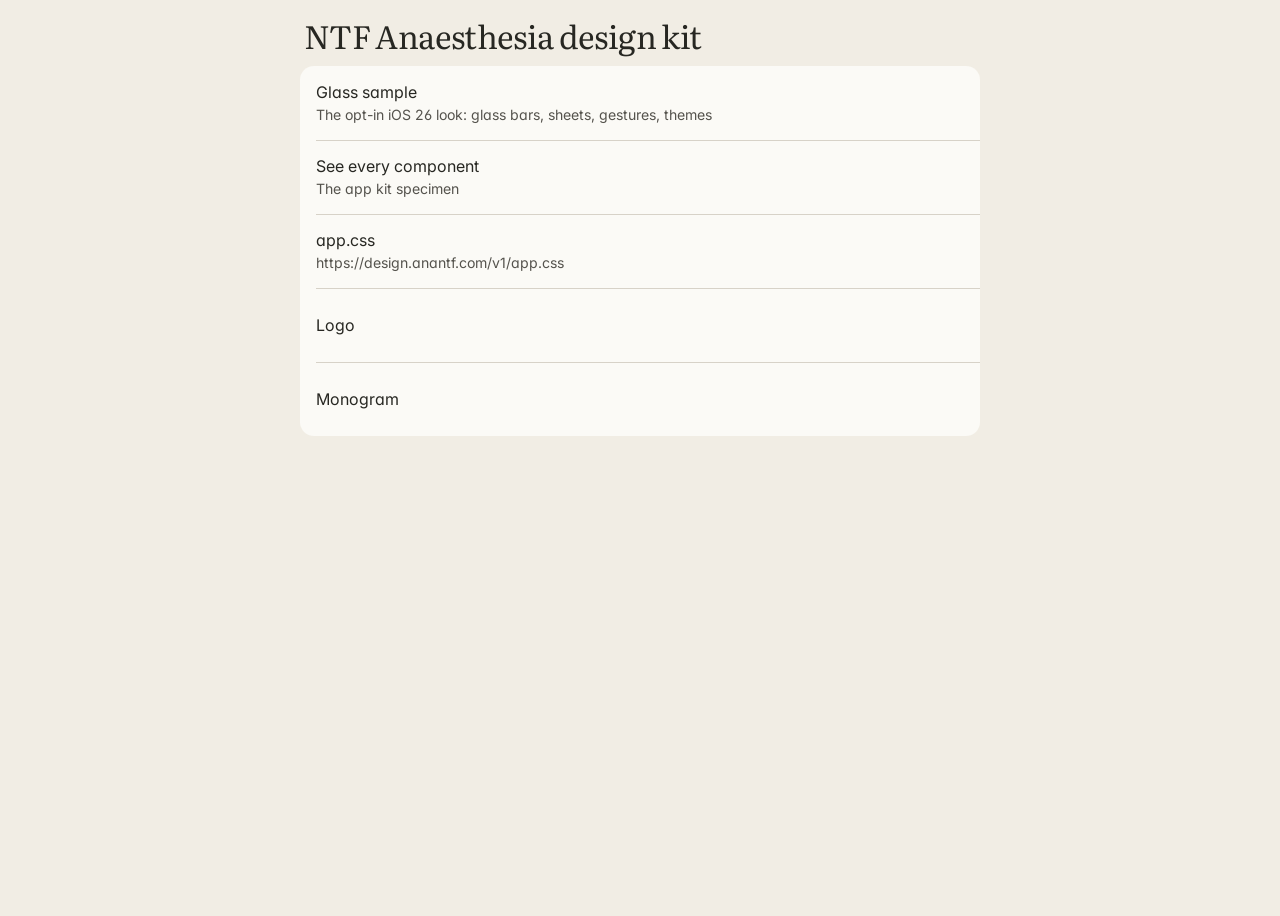
<file: public/index.html>
<!doctype html>
<html lang="en-GB" data-theme="light">
<head>
<meta charset="utf-8">
<meta name="viewport" content="width=device-width, initial-scale=1, viewport-fit=cover">
<meta name="color-scheme" content="light">
<title>NTF Anaesthesia design kit</title>
<link rel="icon" href="v1/monogram.svg" type="image/svg+xml">
<link rel="stylesheet" href="v1/app.css">
</head>
<body class="app-body">
<main class="app-main" id="main">
  <h1 class="app-large-title">NTF Anaesthesia design kit</h1>
  <section class="app-section">
    <ul class="app-list">
      <li><a class="app-row" href="v1/glass-sample"><span class="app-row-body"><span class="app-row-title">Glass sample</span><span class="app-row-sub">The opt-in iOS 26 look: glass bars, sheets, gestures, themes</span></span><span class="app-row-chevron" aria-hidden="true"></span></a></li>
      <li><a class="app-row" href="v1/specimen.html"><span class="app-row-body"><span class="app-row-title">See every component</span><span class="app-row-sub">The app kit specimen</span></span><span class="app-row-chevron" aria-hidden="true"></span></a></li>
      <li><a class="app-row" href="v1/app.css"><span class="app-row-body"><span class="app-row-title">app.css</span><span class="app-row-sub">https://design.anantf.com/v1/app.css</span></span><span class="app-row-chevron" aria-hidden="true"></span></a></li>
      <li><a class="app-row" href="v1/logo.svg"><span class="app-row-body"><span class="app-row-title">Logo</span></span><span class="app-row-chevron" aria-hidden="true"></span></a></li>
      <li><a class="app-row" href="v1/monogram.svg"><span class="app-row-body"><span class="app-row-title">Monogram</span></span><span class="app-row-chevron" aria-hidden="true"></span></a></li>
    </ul>
  </section>
</main>
</body>
</html>
</file>
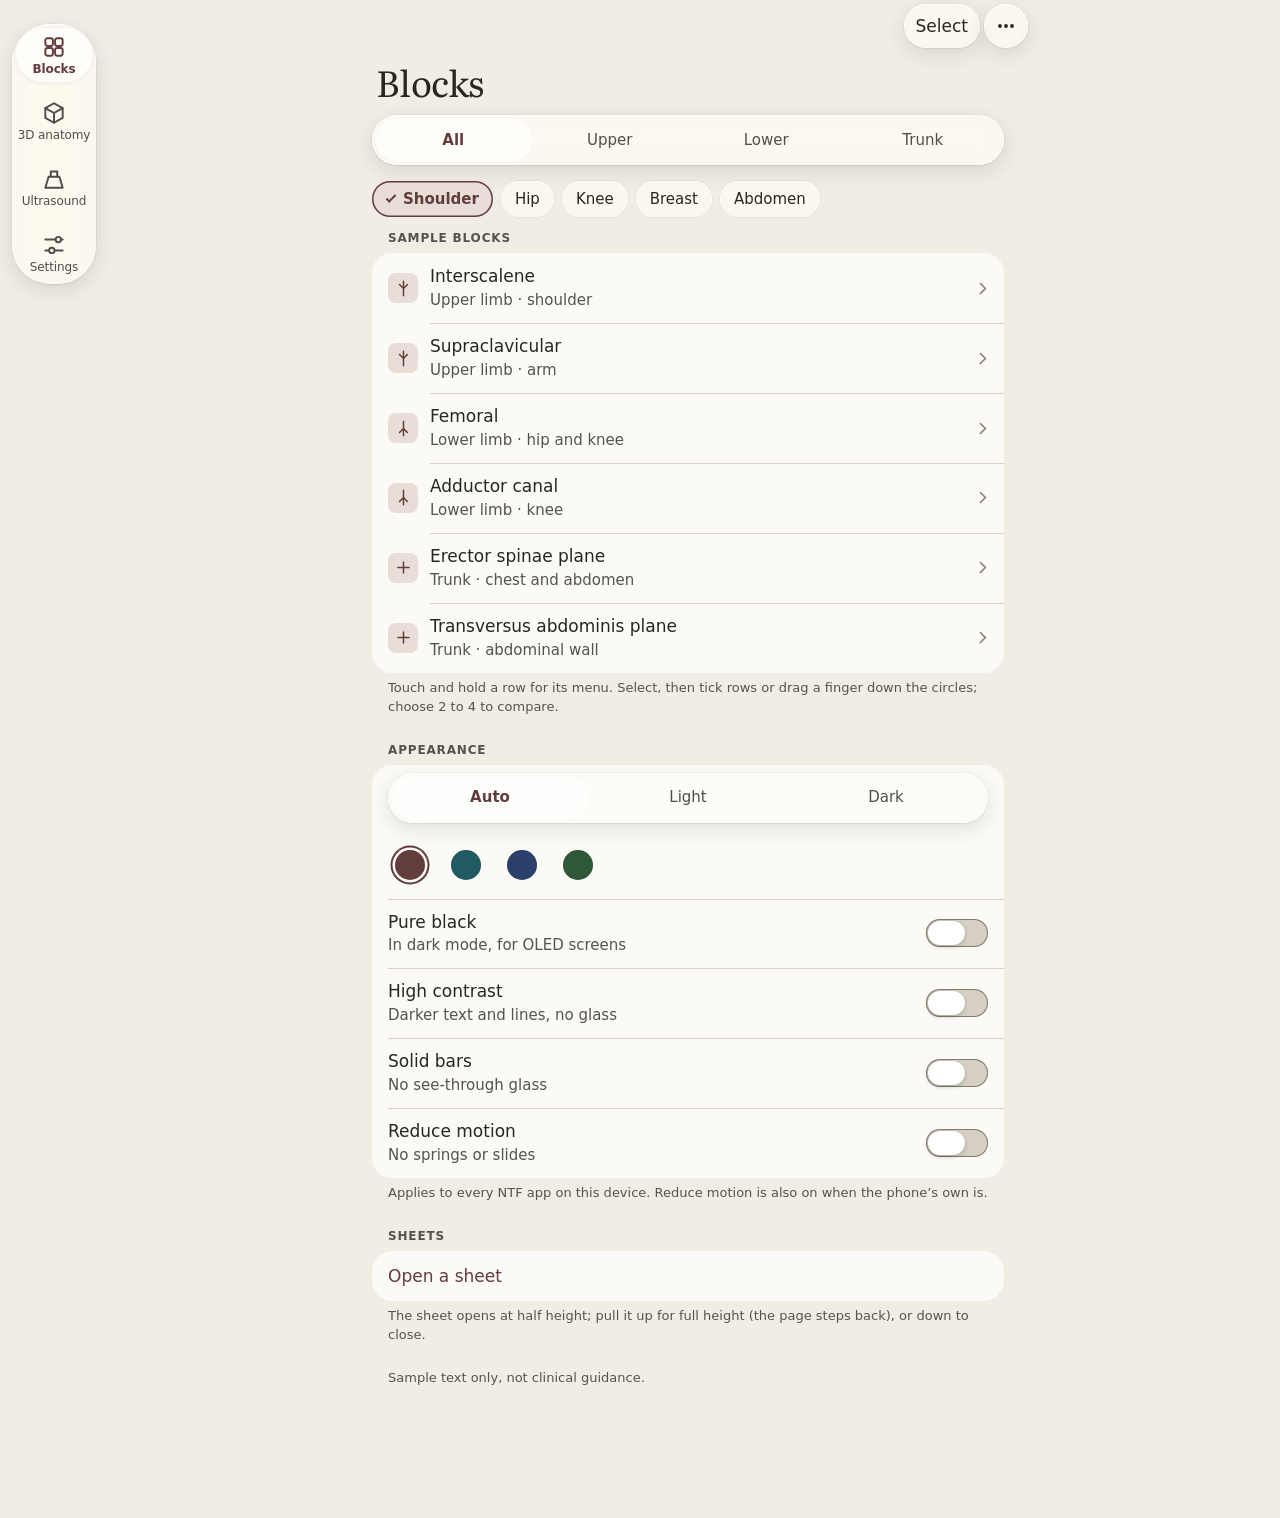
<file: public/v1/glass-sample.html>
<!doctype html>
<html lang="en-GB" class="app app--glass" data-theme="light" data-edge-back="always">
<head>
<meta charset="utf-8">
<meta name="viewport" content="width=device-width, initial-scale=1, viewport-fit=cover">
<meta name="robots" content="noindex, nofollow">
<meta name="color-scheme" content="light">
<meta name="theme-color" content="#f1ede4">
<meta name="apple-mobile-web-app-capable" content="yes">
<meta name="apple-mobile-web-app-status-bar-style" content="default">
<title>Glass sample · NTF Anaesthesia</title>
<meta name="description" content="A sample screen of the opt-in glass layer (glass.css) and gestures (gestures.js) of the NTF app kit.">
<link rel="icon" href="monogram.svg" type="image/svg+xml">
<link rel="stylesheet" href="app.css?v=10">
<link rel="stylesheet" href="glass.css?v=10">
<link rel="stylesheet" href="themes.css?v=10">
<script src="appearance.js?v=10"></script>
<script src="gestures.js?v=10" defer></script>
<style>
  /* sample only: two screens on one page */
  [data-screen][hidden]{display:none}
  .demo-hero{height:148px;margin:0 0 var(--app-s4);border-radius:22px;background:
    radial-gradient(circle at 25% 35%,#e3c9a8 0 18%,transparent 19%),radial-gradient(circle at 70% 60%,#c98d7a 0 22%,transparent 23%),
    linear-gradient(135deg,#633d3c,#8f6a55 55%,#d9c3a5);position:relative;overflow:hidden}
  .demo-hero span{position:absolute;left:16px;bottom:12px;color:#fffaf0;font-size:var(--app-t-subhead);font-weight:600}
  .demo-note{margin:var(--app-s2) var(--app-s4) var(--app-s6);font-size:var(--app-t-footnote);line-height:1.45;color:var(--app-muted)}
</style>
</head>
<body class="app-body app-has-tabbar">
<a class="app-skip" href="#main">Skip to content</a>

<header class="app-bar" id="bar">
  <div class="app-bar-row">
    <div class="app-bar-lead">
      <a class="app-bar-btn app-back" href="#" id="back" hidden><span>Blocks</span></a>
    </div>
    <p class="app-bar-title" aria-hidden="true" id="bar-title">Blocks</p>
    <div class="app-bar-trail">
      <div class="app-bar-group" id="list-actions">
        <button class="app-bar-btn" type="button" data-select-all="#blocks">Select all</button>
        <button class="app-bar-btn" type="button" data-edit-for="#blocks"><span>Select</span></button>
      </div>
      <button class="app-bar-btn" type="button" aria-label="More" data-open-sheet="#about"><svg viewBox="0 0 24 24" fill="none" stroke="currentColor" stroke-width="2" stroke-linecap="round" aria-hidden="true"><circle cx="6" cy="12" r=".9"/><circle cx="12" cy="12" r=".9"/><circle cx="18" cy="12" r=".9"/></svg></button>
    </div>
  </div>
</header>

<main class="app-main" id="main" tabindex="-1">
  <!-- Screen 1: a list -->
  <div data-screen="list">
    <h1 class="app-large-title" id="large-title">Blocks</h1>

    <fieldset class="app-segmented"><legend>Region</legend>
      <label class="app-seg"><input type="radio" name="region" checked><span>All</span></label>
      <label class="app-seg"><input type="radio" name="region"><span>Upper</span></label>
      <label class="app-seg"><input type="radio" name="region"><span>Lower</span></label>
      <label class="app-seg"><input type="radio" name="region"><span>Trunk</span></label>
    </fieldset>

    <div class="app-chips" role="group" aria-label="Operation">
      <button class="app-chip" type="button" aria-pressed="true">Shoulder</button>
      <button class="app-chip" type="button" aria-pressed="false">Hip</button>
      <button class="app-chip" type="button" aria-pressed="false">Knee</button>
      <button class="app-chip" type="button" aria-pressed="false">Breast</button>
      <button class="app-chip" type="button" aria-pressed="false">Abdomen</button>
    </div>

    <section class="app-section" aria-labelledby="h-blocks">
      <h2 class="app-section-header" id="h-blocks">Sample blocks</h2>
      <ul class="app-list" id="blocks" data-select>
        <li><a class="app-row" href="#block/interscalene" data-hold-menu="#row-menu" data-key="interscalene"><span class="app-row-icon" aria-hidden="true"><svg viewBox="0 0 24 24"><path d="M12 3v18M7 7l5 5 5-5"/></svg></span><span class="app-row-body"><span class="app-row-title">Interscalene</span><span class="app-row-sub">Upper limb · shoulder</span></span><span class="app-row-chevron" aria-hidden="true"></span></a></li>
        <li><a class="app-row" href="#block/supraclavicular" data-hold-menu="#row-menu" data-key="supraclavicular"><span class="app-row-icon" aria-hidden="true"><svg viewBox="0 0 24 24"><path d="M12 3v18M7 7l5 5 5-5"/></svg></span><span class="app-row-body"><span class="app-row-title">Supraclavicular</span><span class="app-row-sub">Upper limb · arm</span></span><span class="app-row-chevron" aria-hidden="true"></span></a></li>
        <li><a class="app-row" href="#block/femoral" data-hold-menu="#row-menu" data-key="femoral"><span class="app-row-icon" aria-hidden="true"><svg viewBox="0 0 24 24"><path d="M12 3v18M7 17l5-5 5 5"/></svg></span><span class="app-row-body"><span class="app-row-title">Femoral</span><span class="app-row-sub">Lower limb · hip and knee</span></span><span class="app-row-chevron" aria-hidden="true"></span></a></li>
        <li><a class="app-row" href="#block/adductor-canal" data-hold-menu="#row-menu" data-key="adductor-canal"><span class="app-row-icon" aria-hidden="true"><svg viewBox="0 0 24 24"><path d="M12 3v18M7 17l5-5 5 5"/></svg></span><span class="app-row-body"><span class="app-row-title">Adductor canal</span><span class="app-row-sub">Lower limb · knee</span></span><span class="app-row-chevron" aria-hidden="true"></span></a></li>
        <li><a class="app-row" href="#block/esp" data-hold-menu="#row-menu" data-key="esp"><span class="app-row-icon" aria-hidden="true"><svg viewBox="0 0 24 24"><path d="M5 12h14M12 5v14"/></svg></span><span class="app-row-body"><span class="app-row-title">Erector spinae plane</span><span class="app-row-sub">Trunk · chest and abdomen</span></span><span class="app-row-chevron" aria-hidden="true"></span></a></li>
        <li><a class="app-row" href="#block/tap" data-hold-menu="#row-menu" data-key="tap"><span class="app-row-icon" aria-hidden="true"><svg viewBox="0 0 24 24"><path d="M5 12h14M12 5v14"/></svg></span><span class="app-row-body"><span class="app-row-title">Transversus abdominis plane</span><span class="app-row-sub">Trunk · abdominal wall</span></span><span class="app-row-chevron" aria-hidden="true"></span></a></li>
      </ul>
      <p class="app-section-footer">Touch and hold a row for its menu. Select, then tick rows or drag a finger down the circles; choose 2 to 4 to compare.</p>
    </section>

    <div data-appearance></div>
    <section class="app-section" aria-labelledby="h-look">
      <h2 class="app-section-header" id="h-look">Sheets</h2>
      <ul class="app-list">
        <li><button class="app-row app-row--action" type="button" data-open-sheet="#about"><span class="app-row-body"><span class="app-row-title">Open a sheet</span></span></button></li>
      </ul>
      <p class="app-section-footer">The sheet opens at half height; pull it up for full height (the page steps back), or down to close.</p>
    </section>
    <p class="demo-note">Sample text only, not clinical guidance.</p>
  </div>

  <!-- Screen 2: a pushed screen -->
  <div data-screen="detail" hidden>
    <h1 class="app-large-title" id="detail-title">Interscalene</h1>
    <div class="demo-hero" aria-hidden="true"><span>Glass over an image</span></div>
    <div class="app-btn-row">
      <button class="app-btn app-btn--primary" type="button" data-toast="Saved for later">Save</button>
      <button class="app-btn app-btn--glass" type="button" data-toast="Link copied">Copy link</button>
    </div>
    <section class="app-section" aria-labelledby="h-at">
      <h2 class="app-section-header" id="h-at">At a glance</h2>
      <ul class="app-list">
        <li><div class="app-row"><span class="app-row-body"><span class="app-row-title">Region</span></span><span class="app-row-value" id="d-region">Upper limb</span></div></li>
        <li><div class="app-row"><span class="app-row-body"><span class="app-row-title">Level</span></span><span class="app-row-value">Resident</span></div></li>
      </ul>
      <p class="app-section-footer">Swipe from the left edge to go back (in the sample this works in any browser; in an app only in the iPhone home-screen app).</p>
    </section>
    <p class="app-text">A pushed screen slides in from the right and the list shifts left. Scroll down: the title moves into the bar and the content fades under the glass buttons.</p>
    <p class="app-text">More text, so the page scrolls under the bar and the tab bar. Scrolling down shrinks the tab bar to the current tab; scrolling up brings it back.</p>
    <p class="app-text">The glass is a tinted blur with a light rim. With Solid bars on (or Reduce Transparency or Increase Contrast where the browser reports them), every glass surface becomes solid paper with the same shapes.</p>
    <p class="app-text">Rows, cards and text stay solid: glass is only for controls that float over the content.</p>
    <p class="demo-note">Sample text only, not clinical guidance.</p>
  </div>
</main>

<nav class="app-tabbar" aria-label="Sections" data-minimise>
  <div class="app-tabbar-inner">
    <a class="app-tab" href="#" aria-current="page"><span class="app-tab-icon" aria-hidden="true"><svg viewBox="0 0 24 24"><rect x="4" y="4" width="7" height="7" rx="2"/><rect x="13" y="4" width="7" height="7" rx="2"/><rect x="4" y="13" width="7" height="7" rx="2"/><rect x="13" y="13" width="7" height="7" rx="2"/></svg></span>Blocks</a>
    <a class="app-tab" href="#"><span class="app-tab-icon" aria-hidden="true"><svg viewBox="0 0 24 24"><path d="M12 3l8 4.5v9L12 21l-8-4.5v-9z"/><path d="M12 12l8-4.5M12 12v9M12 12L4 7.5"/></svg></span>3D anatomy</a>
    <a class="app-tab" href="#"><span class="app-tab-icon" aria-hidden="true"><svg viewBox="0 0 24 24"><path d="M4 20l3-10h10l3 10z"/><path d="M9 10V5h6v5"/></svg></span>Ultrasound</a>
    <a class="app-tab" href="#"><span class="app-tab-icon" aria-hidden="true"><svg viewBox="0 0 24 24"><path d="M4 7h9M19 7h1M4 17h3M13 17h7"/><circle cx="16" cy="7" r="2.5"/><circle cx="10" cy="17" r="2.5"/></svg></span>Settings</a>
  </div>
  <button class="app-tabbar-search" type="button" aria-label="Search" data-toast="Search would open here"><svg viewBox="0 0 24 24" aria-hidden="true"><circle cx="11" cy="11" r="6.5"/><path d="M16 16l4 4"/></svg></button>
</nav>

<!-- Edit mode toolbar: takes the tab bar's place -->
<div class="app-toolbar" data-select-toolbar="#blocks" hidden>
  <div class="app-toolbar-inner">
    <button class="app-btn" type="button" data-needs="1" data-toast="Shared">Share</button>
    <span class="app-toolbar-count" data-select-count="#blocks">Select items</span>
    <button class="app-btn" type="button" data-needs="2-4" id="compare-btn">Compare</button>
  </div>
</div>

<!-- Touch-and-hold menu for a row -->
<template id="row-menu">
  <button class="app-menu-item" data-action="open"><span>Open</span><svg viewBox="0 0 24 24" aria-hidden="true"><path d="M9 6l6 6-6 6"/></svg></button>
  <button class="app-menu-item" data-action="select"><span>Select</span><svg viewBox="0 0 24 24" aria-hidden="true"><circle cx="12" cy="12" r="8"/><path d="M8.5 12.5l2.4 2.4 4.6-5"/></svg></button>
  <div class="app-menu-sep" role="separator"></div>
  <button class="app-menu-item" data-action="copy"><span>Copy link</span><svg viewBox="0 0 24 24" aria-hidden="true"><path d="M10 14a4 4 0 0 0 5.7 0l3-3a4 4 0 0 0-5.7-5.7l-1 1M14 10a4 4 0 0 0-5.7 0l-3 3a4 4 0 0 0 5.7 5.7l1-1"/></svg></button>
  <button class="app-menu-item" data-action="share"><span>Share</span><svg viewBox="0 0 24 24" aria-hidden="true"><path d="M12 15V4M8 8l4-4 4 4M5 13v6h14v-6"/></svg></button>
</template>

<!-- A sheet with two heights -->
<dialog class="app-sheet" id="about" data-detents="medium large" aria-labelledby="about-title">
  <span class="app-sheet-grabber"></span>
  <div class="app-sheet-head">
    <span></span>
    <h2 class="app-sheet-title" id="about-title">About this sample</h2>
    <button class="app-bar-btn" type="button" data-close aria-label="Close"><svg viewBox="0 0 24 24" fill="none" stroke="currentColor" stroke-width="2" stroke-linecap="round" aria-hidden="true"><path d="M7 7l10 10M17 7L7 17"/></svg></button>
  </div>
  <div class="app-sheet-body">
    <p class="app-text">The kit's glass layer (glass.css) and gestures (gestures.js), switched on with <span class="app-mono">class="app app--glass"</span>. Apps that load app.css alone do not change.</p>
    <ul class="app-list">
      <li><div class="app-row"><span class="app-row-body"><span class="app-row-title">Interface font</span></span><span class="app-row-value">System</span></div></li>
      <li><div class="app-row"><span class="app-row-body"><span class="app-row-title">Titles</span></span><span class="app-row-value">Literata</span></div></li>
      <li><div class="app-row"><span class="app-row-body"><span class="app-row-title">Motion</span></span><span class="app-row-value">Springs</span></div></li>
    </ul>
    <p class="app-text" style="margin-top:16px">Pull the grabber or the content up (or tap the grabber) for full height. Drag down, flick down, tap outside or press Escape to close; Back closes it too.</p>
  </div>
</dialog>

<!-- Compare -->
<dialog class="app-sheet" id="compare" data-detents="large medium" aria-labelledby="compare-title">
  <span class="app-sheet-grabber"></span>
  <div class="app-sheet-head">
    <span></span>
    <h2 class="app-sheet-title" id="compare-title">Compare</h2>
    <button class="app-bar-btn" type="button" data-close><span>Done</span></button>
  </div>
  <div class="app-sheet-body"><div class="app-compare" id="compare-cols"></div></div>
</dialog>

<div class="app-toast" id="toast" role="status" aria-live="polite"><span class="app-toast-text" id="toast-text"></span></div>

<script>
// Sample only: made-up rows, two screens on one page with hash routes.
var DATA = {
  interscalene: ['Interscalene', 'Upper limb', 'Shoulder and upper arm', 'Supine, head turned away'],
  supraclavicular: ['Supraclavicular', 'Upper limb', 'Arm, below the shoulder', 'Supine, head turned away'],
  femoral: ['Femoral', 'Lower limb', 'Front of the thigh, knee', 'Supine'],
  'adductor-canal': ['Adductor canal', 'Lower limb', 'Knee, inner leg', 'Supine, leg turned out'],
  esp: ['Erector spinae plane', 'Trunk', 'Chest or abdominal wall', 'Sitting or on the side'],
  tap: ['Transversus abdominis plane', 'Trunk', 'Lower abdominal wall', 'Supine']
};
var toast = document.getElementById('toast'), toastText = document.getElementById('toast-text'), tt;
function say(msg) { toastText.textContent = msg; toast.classList.add('is-visible'); clearTimeout(tt); tt = setTimeout(function () { toast.classList.remove('is-visible'); }, 2500); }
document.addEventListener('click', function (e) { var b = e.target.closest('[data-toast]'); if (b && !b.disabled) say(b.getAttribute('data-toast')); });
document.querySelectorAll('.app-chip').forEach(function (c) { c.addEventListener('click', function () { c.setAttribute('aria-pressed', c.getAttribute('aria-pressed') === 'true' ? 'false' : 'true'); }); });

// hold menu actions
document.addEventListener('app-menu', function (e) {
  var row = e.target, a = e.detail.action;
  if (a === 'open') location.hash = row.getAttribute('href');
  else if (a === 'select') document.getElementById('blocks').dispatchEvent(new CustomEvent('app-edit', { detail: { row: row } }));
  else say(a === 'copy' ? 'Link copied' : 'Shared');
});

// compare 2 to 4
document.getElementById('compare-btn').addEventListener('click', function () {
  var cols = document.getElementById('compare-cols'); cols.textContent = '';
  document.querySelectorAll('#blocks .app-row[aria-checked="true"]').forEach(function (r) {
    var d = DATA[r.getAttribute('data-key')], c = document.createElement('article');
    c.className = 'app-compare-col';
    c.innerHTML = '<h3 class="app-compare-title"></h3><dl><dt>Region</dt><dd></dd><dt>Covers</dt><dd></dd><dt>Position</dt><dd></dd></dl>';
    c.querySelector('h3').textContent = d[0];
    var dd = c.querySelectorAll('dd'); dd[0].textContent = d[1]; dd[1].textContent = d[2]; dd[2].textContent = d[3];
    cols.appendChild(c);
  });
  NTFApp.openSheet(document.getElementById('compare'));
});

// two screens: push and pop with a view transition
var bar = document.getElementById('bar'), back = document.getElementById('back'), actions = document.getElementById('list-actions');
function show() {
  var m = location.hash.match(/^#block\/(.+)$/), d = m && DATA[m[1]];
  document.querySelector('[data-screen="list"]').hidden = !!d;
  document.querySelector('[data-screen="detail"]').hidden = !d;
  back.hidden = !d; actions.hidden = !!d;
  if (d) { document.getElementById('detail-title').textContent = d[0]; document.getElementById('d-region').textContent = d[1]; }
  document.getElementById('bar-title').textContent = d ? d[0] : 'Blocks';
  scrollTo(0, 0);
  NTFApp.watchTitle(document.getElementById(d ? 'detail-title' : 'large-title'));
}
var root = document.documentElement, shown = location.hash;
addEventListener('hashchange', function () {
  if (location.hash === shown) return;   // a sheet's history step, not a screen change
  shown = location.hash;
  var swiped = root.getAttribute('data-nav') === 'none';   // the edge swipe already moved the page
  root.setAttribute('data-nav', /^#block\//.test(location.hash) ? 'push' : 'pop');
  if (document.startViewTransition && !swiped) document.startViewTransition(show); else show();
});
back.addEventListener('click', function (e) { e.preventDefault(); if (history.length > 1 && /^#block\//.test(location.hash)) history.back(); else location.hash = ''; });
document.addEventListener('DOMContentLoaded', show);
</script>
</body>
</html>
</file>
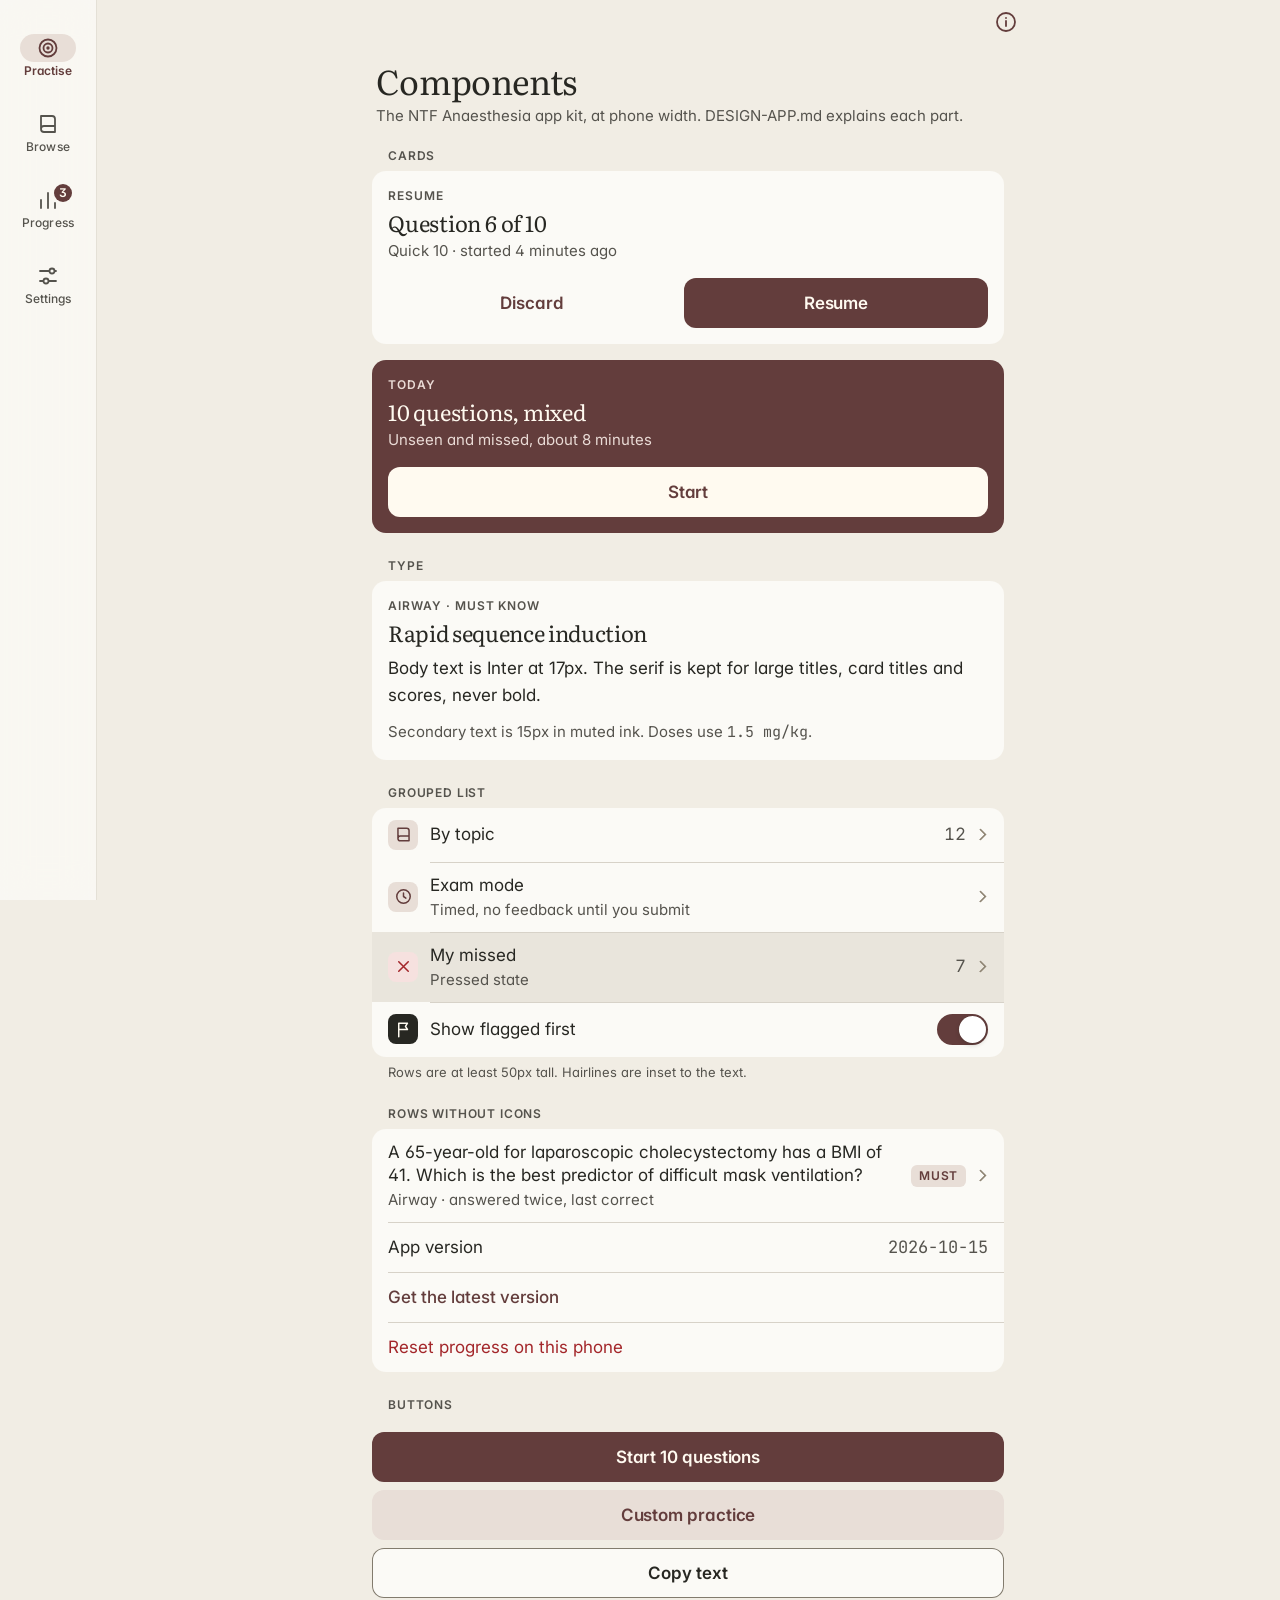
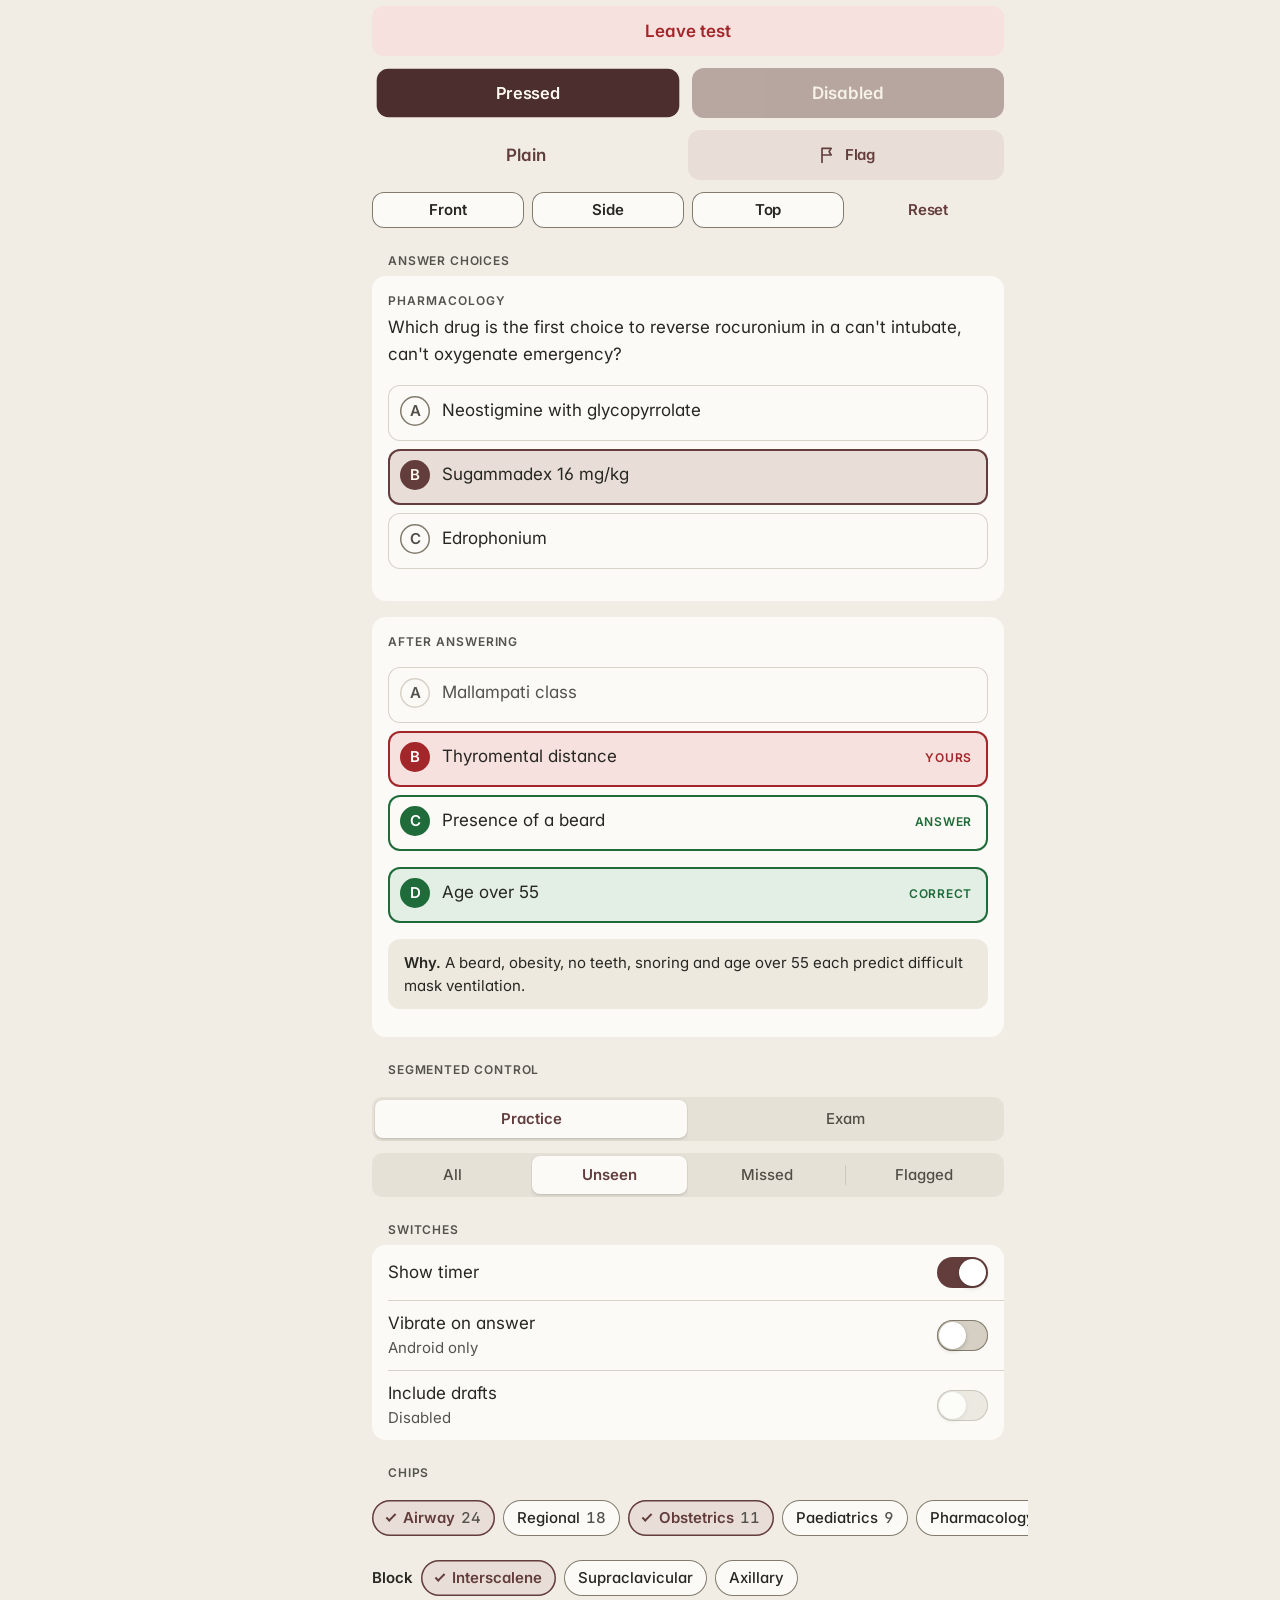
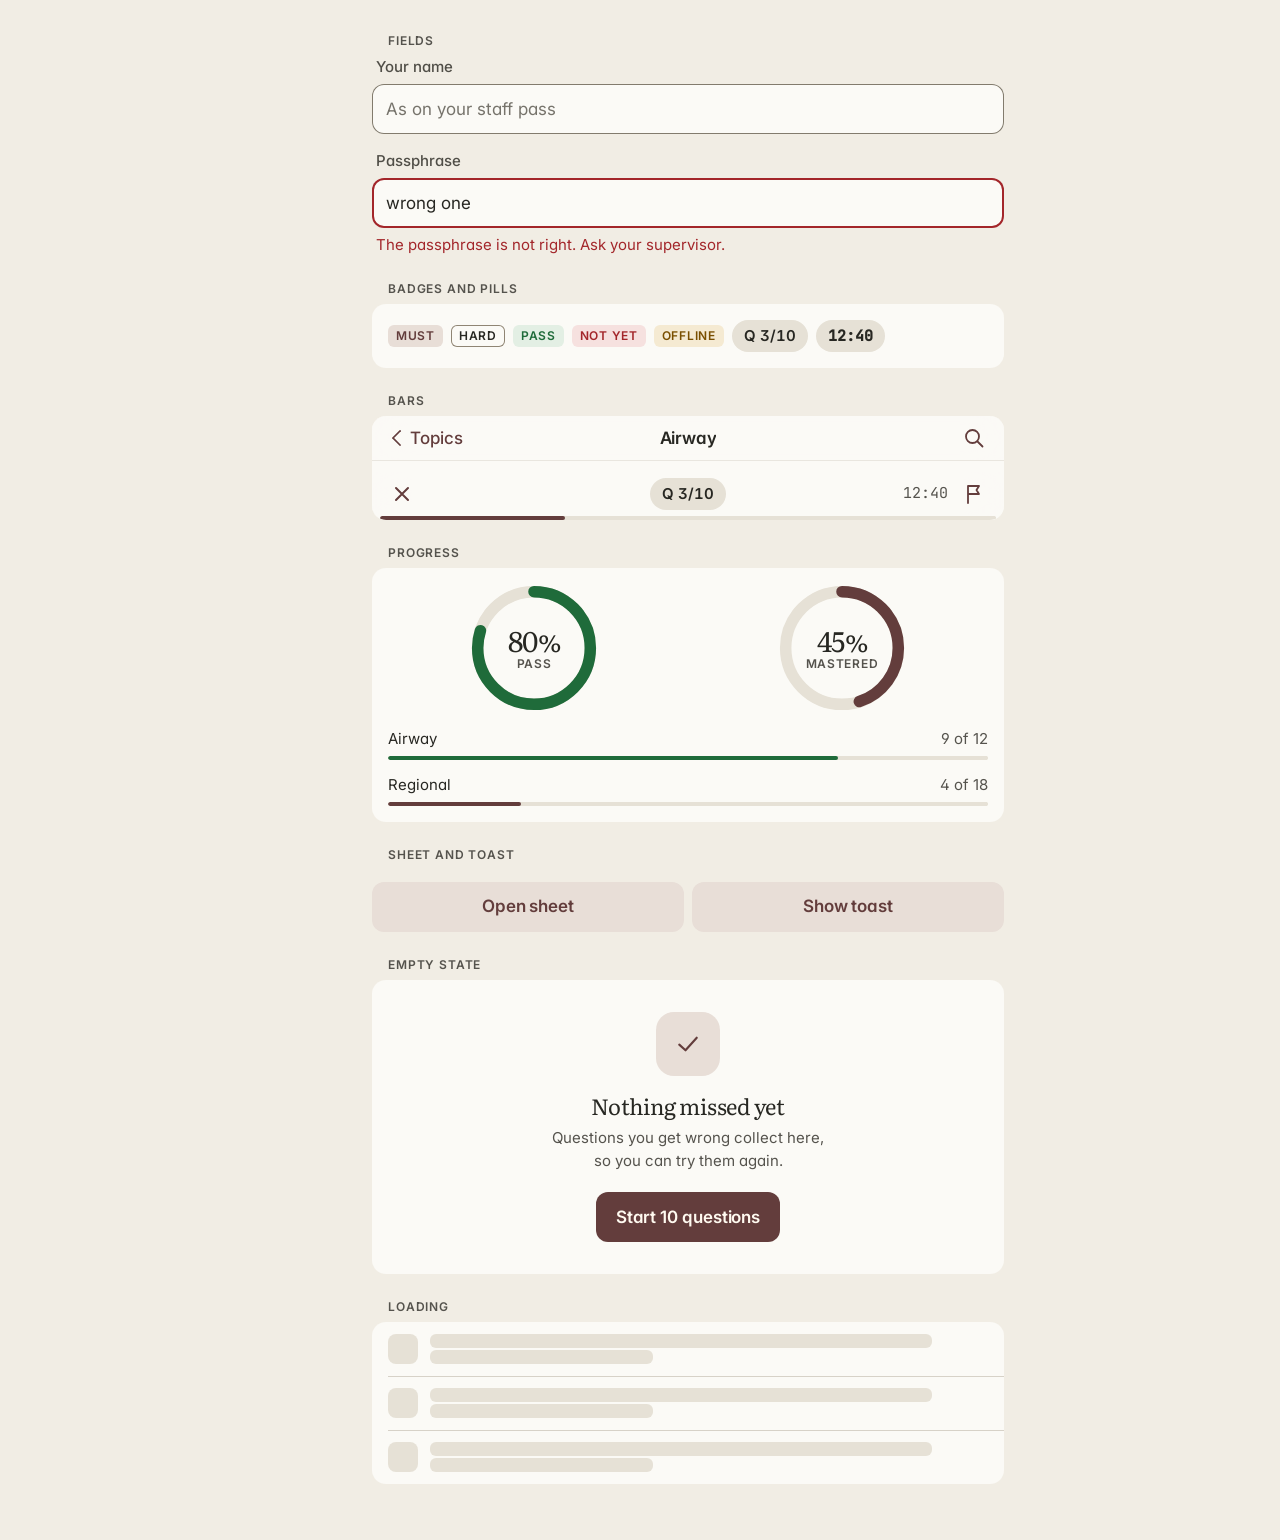
<file: public/v1/specimen.html>
<!doctype html>
<html lang="en-GB" class="app" data-theme="light">
<head>
<meta charset="utf-8">
<meta name="viewport" content="width=device-width, initial-scale=1, viewport-fit=cover">
<meta name="robots" content="noindex, nofollow">
<meta name="color-scheme" content="light">
<meta name="theme-color" content="#f1ede4">
<title>App kit specimen · NTF Anaesthesia</title>
<meta name="description" content="Every component of the NTF Anaesthesia phone-app kit (assets/app/app.css) in its states.">
<link rel="icon" href="monogram.svg" type="image/svg+xml">
<link rel="stylesheet" href="app.css">
</head>
<body class="app-body app-has-tabbar">
<a class="app-skip" href="#main">Skip to content</a>

<header class="app-bar" id="bar">
  <div class="app-bar-row">
    <div class="app-bar-lead"></div>
    <p class="app-bar-title" aria-hidden="true">Components</p>
    <div class="app-bar-trail">
      <button class="app-bar-btn" type="button" aria-label="About this kit" data-open="sheet"><svg viewBox="0 0 24 24" fill="none" stroke="currentColor" stroke-width="1.8" stroke-linecap="round" aria-hidden="true"><circle cx="12" cy="12" r="9"/><path d="M12 11v5M12 8h.01"/></svg></button>
    </div>
  </div>
</header>

<main class="app-main" id="main" tabindex="-1">
  <h1 class="app-large-title" id="large-title">Components</h1>
  <p class="app-large-sub">The NTF Anaesthesia app kit, at phone width. DESIGN-APP.md explains each part.</p>

  <!-- Cards -->
  <section class="app-section" aria-labelledby="h-cards">
    <h2 class="app-section-header" id="h-cards">Cards</h2>
    <div class="app-card">
      <p class="app-kicker">Resume</p>
      <p class="app-card-title">Question 6 of 10</p>
      <p class="app-small app-muted" style="margin:0">Quick 10 · started 4 minutes ago</p>
      <div class="app-card-actions">
        <button class="app-btn app-btn--plain" type="button">Discard</button>
        <button class="app-btn app-btn--primary" type="button">Resume</button>
      </div>
    </div>
    <div class="app-card app-card--accent">
      <p class="app-kicker">Today</p>
      <p class="app-card-title">10 questions, mixed</p>
      <p class="app-small app-muted" style="margin:0">Unseen and missed, about 8 minutes</p>
      <div class="app-card-actions"><button class="app-btn app-btn--primary" type="button" data-toast="Starting 10 questions">Start</button></div>
    </div>
  </section>

  <!-- Typography -->
  <section class="app-section" aria-labelledby="h-type">
    <h2 class="app-section-header" id="h-type">Type</h2>
    <div class="app-card">
      <p class="app-kicker">Airway · Must know</p>
      <h3 class="app-h2" style="margin-top:0">Rapid sequence induction</h3>
      <p class="app-text">Body text is Inter at 17px. The serif is kept for large titles, card titles and scores, never bold.</p>
      <p class="app-small app-muted" style="margin:0">Secondary text is 15px in muted ink. Doses use <span class="app-mono">1.5 mg/kg</span>.</p>
    </div>
  </section>

  <!-- Grouped list -->
  <section class="app-section" aria-labelledby="h-list">
    <h2 class="app-section-header" id="h-list">Grouped list</h2>
    <ul class="app-list">
      <li><a class="app-row" href="#h-list"><span class="app-row-icon" aria-hidden="true"><svg viewBox="0 0 24 24"><path d="M5 4h11a3 3 0 0 1 3 3v13H8a3 3 0 0 1-3-3zM5 17a3 3 0 0 1 3-3h11"/></svg></span><span class="app-row-body"><span class="app-row-title">By topic</span></span><span class="app-row-value">12</span><span class="app-row-chevron" aria-hidden="true"></span></a></li>
      <li><a class="app-row" href="#h-list"><span class="app-row-icon" aria-hidden="true"><svg viewBox="0 0 24 24"><circle cx="12" cy="12" r="8.5"/><path d="M12 7.5V12l3 2"/></svg></span><span class="app-row-body"><span class="app-row-title">Exam mode</span><span class="app-row-sub">Timed, no feedback until you submit</span></span><span class="app-row-chevron" aria-hidden="true"></span></a></li>
      <li><a class="app-row is-pressed" href="#h-list"><span class="app-row-icon app-row-icon--bad" aria-hidden="true"><svg viewBox="0 0 24 24"><path d="M6 6l12 12M18 6 6 18"/></svg></span><span class="app-row-body"><span class="app-row-title">My missed</span><span class="app-row-sub">Pressed state</span></span><span class="app-row-value">7</span><span class="app-row-chevron" aria-hidden="true"></span></a></li>
      <li><label class="app-row"><span class="app-row-icon app-row-icon--ink" aria-hidden="true"><svg viewBox="0 0 24 24"><path d="M6 21V4M6 4h11l-2.5 4L17 12H6"/></svg></span><span class="app-row-body"><span class="app-row-title">Show flagged first</span></span><input class="app-switch" type="checkbox" role="switch" checked></label></li>
    </ul>
    <p class="app-section-footer">Rows are at least 50px tall. Hairlines are inset to the text.</p>
  </section>

  <section class="app-section" aria-labelledby="h-rows">
    <h2 class="app-section-header" id="h-rows">Rows without icons</h2>
    <ul class="app-list">
      <li><a class="app-row" href="#h-rows"><span class="app-row-body"><span class="app-row-title">A 65-year-old for laparoscopic cholecystectomy has a BMI of 41. Which is the best predictor of difficult mask ventilation?</span><span class="app-row-sub app-row-sub--clamp">Airway · answered twice, last correct</span></span><span class="app-badge">Must</span><span class="app-row-chevron" aria-hidden="true"></span></a></li>
      <li><div class="app-row"><span class="app-row-body"><span class="app-row-title">App version</span></span><span class="app-row-value app-mono">2026-10-15</span></div></li>
      <li><button class="app-row app-row--action" type="button" data-toast="Checking for a new version"><span class="app-row-body"><span class="app-row-title">Get the latest version</span></span></button></li>
      <li><button class="app-row app-row--danger" type="button" data-toast="Progress kept. This is a demo"><span class="app-row-body"><span class="app-row-title">Reset progress on this phone</span></span></button></li>
    </ul>
  </section>

  <!-- Buttons -->
  <section class="app-section" aria-labelledby="h-btn">
    <h2 class="app-section-header" id="h-btn">Buttons</h2>
    <div class="app-btn-stack">
      <button class="app-btn app-btn--primary app-btn--block" type="button">Start 10 questions</button>
      <button class="app-btn app-btn--secondary app-btn--block" type="button">Custom practice</button>
      <button class="app-btn app-btn--outline app-btn--block" type="button">Copy text</button>
      <button class="app-btn app-btn--danger app-btn--block" type="button">Leave test</button>
    </div>
    <div class="app-btn-row">
      <button class="app-btn app-btn--primary is-pressed" type="button">Pressed</button>
      <button class="app-btn app-btn--primary" type="button" disabled>Disabled</button>
    </div>
    <div class="app-btn-row">
      <button class="app-btn app-btn--plain" type="button">Plain</button>
      <button class="app-btn app-btn--secondary app-btn--compact" type="button"><svg viewBox="0 0 24 24" aria-hidden="true"><path d="M6 21V4M6 4h11l-2.5 4L17 12H6"/></svg>Flag</button>
    </div>
    <div class="app-btn-row" role="toolbar" aria-label="Small toolbar buttons">
      <button class="app-btn app-btn--outline app-btn--small" type="button">Front</button>
      <button class="app-btn app-btn--outline app-btn--small" type="button">Side</button>
      <button class="app-btn app-btn--outline app-btn--small" type="button">Top</button>
      <button class="app-btn app-btn--plain app-btn--small" type="button">Reset</button>
    </div>
  </section>

  <!-- Choices -->
  <section class="app-section" aria-labelledby="h-choice">
    <h2 class="app-section-header" id="h-choice">Answer choices</h2>
    <div class="app-card">
      <p class="app-kicker">Pharmacology</p>
      <p class="app-text" style="margin:0">Which drug is the first choice to reverse rocuronium in a can't intubate, can't oxygenate emergency?</p>
      <div class="app-choices" role="group" aria-label="Choices, before answering" id="demo-choices">
        <button class="app-choice" type="button" aria-pressed="false"><span class="app-choice-letter" aria-hidden="true">A</span><span class="app-choice-text">Neostigmine with glycopyrrolate</span></button>
        <button class="app-choice is-selected" type="button" aria-pressed="true"><span class="app-choice-letter" aria-hidden="true">B</span><span class="app-choice-text">Sugammadex 16 mg/kg</span></button>
        <button class="app-choice" type="button" aria-pressed="false"><span class="app-choice-letter" aria-hidden="true">C</span><span class="app-choice-text">Edrophonium</span></button>
      </div>
    </div>
    <div class="app-card">
      <p class="app-kicker">After answering</p>
      <div class="app-choices is-locked" role="group" aria-label="Choices, after answering">
        <button class="app-choice is-dimmed" type="button" aria-disabled="true"><span class="app-choice-letter" aria-hidden="true">A</span><span class="app-choice-text">Mallampati class</span></button>
        <button class="app-choice is-incorrect" type="button" aria-disabled="true" aria-label="B, Thyromental distance, your answer, incorrect"><span class="app-choice-letter" aria-hidden="true">B</span><span class="app-choice-text">Thyromental distance</span><span class="app-choice-tag" aria-hidden="true">Yours</span></button>
        <button class="app-choice is-answer" type="button" aria-disabled="true" aria-label="C, Presence of a beard, the answer"><span class="app-choice-letter" aria-hidden="true">C</span><span class="app-choice-text">Presence of a beard</span><span class="app-choice-tag" aria-hidden="true">Answer</span></button>
      </div>
      <div class="app-choices is-locked" role="group" aria-label="A correct answer">
        <button class="app-choice is-correct" type="button" aria-disabled="true" aria-label="D, Age over 55, your answer, correct"><span class="app-choice-letter" aria-hidden="true">D</span><span class="app-choice-text">Age over 55</span><span class="app-choice-tag" aria-hidden="true">Correct</span></button>
      </div>
      <div class="app-panel"><strong>Why.</strong> A beard, obesity, no teeth, snoring and age over 55 each predict difficult mask ventilation.</div>
    </div>
  </section>

  <!-- Segmented -->
  <section class="app-section" aria-labelledby="h-seg">
    <h2 class="app-section-header" id="h-seg">Segmented control</h2>
    <fieldset class="app-segmented"><legend>Mode</legend>
      <label class="app-seg"><input type="radio" name="mode" checked><span>Practice</span></label>
      <label class="app-seg"><input type="radio" name="mode"><span>Exam</span></label>
    </fieldset>
    <fieldset class="app-segmented"><legend>Show</legend>
      <label class="app-seg"><input type="radio" name="show"><span>All</span></label>
      <label class="app-seg"><input type="radio" name="show" checked><span>Unseen</span></label>
      <label class="app-seg"><input type="radio" name="show"><span>Missed</span></label>
      <label class="app-seg"><input type="radio" name="show"><span>Flagged</span></label>
    </fieldset>
  </section>

  <!-- Switches -->
  <section class="app-section" aria-labelledby="h-sw">
    <h2 class="app-section-header" id="h-sw">Switches</h2>
    <ul class="app-list">
      <li><label class="app-row"><span class="app-row-body"><span class="app-row-title">Show timer</span></span><input class="app-switch" type="checkbox" role="switch" checked></label></li>
      <li><label class="app-row"><span class="app-row-body"><span class="app-row-title">Vibrate on answer</span><span class="app-row-sub">Android only</span></span><input class="app-switch" type="checkbox" role="switch"></label></li>
      <li><label class="app-row"><span class="app-row-body"><span class="app-row-title">Include drafts</span><span class="app-row-sub">Disabled</span></span><input class="app-switch" type="checkbox" role="switch" disabled></label></li>
    </ul>
  </section>

  <!-- Chips -->
  <section class="app-section" aria-labelledby="h-chips">
    <h2 class="app-section-header" id="h-chips">Chips</h2>
    <div class="app-chips" role="group" aria-label="Topics" id="demo-chips">
      <button class="app-chip" type="button" aria-pressed="true">Airway <span class="app-chip-count">24</span></button>
      <button class="app-chip" type="button" aria-pressed="false">Regional <span class="app-chip-count">18</span></button>
      <button class="app-chip" type="button" aria-pressed="true">Obstetrics <span class="app-chip-count">11</span></button>
      <button class="app-chip" type="button" aria-pressed="false">Paediatrics <span class="app-chip-count">9</span></button>
      <button class="app-chip" type="button" aria-pressed="false">Pharmacology <span class="app-chip-count">30</span></button>
      <button class="app-chip" type="button" aria-pressed="false">Equipment <span class="app-chip-count">6</span></button>
    </div>
    <div style="display:flex;align-items:center;gap:8px;min-width:0">
      <span style="flex:none;font-size:15px;font-weight:600">Block</span>
      <div class="app-chips app-chips--inline" role="group" aria-label="Block (inline chips)" style="min-width:0;flex:1">
        <button class="app-chip" type="button" aria-pressed="true">Interscalene</button>
        <button class="app-chip" type="button" aria-pressed="false">Supraclavicular</button>
        <button class="app-chip" type="button" aria-pressed="false">Axillary</button>
      </div>
    </div>
  </section>

  <!-- Fields -->
  <section class="app-section" aria-labelledby="h-field">
    <h2 class="app-section-header" id="h-field">Fields</h2>
    <label class="app-field"><span class="app-field-label">Your name</span><input class="app-input" type="text" autocomplete="name" placeholder="As on your staff pass"></label>
    <label class="app-field"><span class="app-field-label">Passphrase</span><input class="app-input" type="text" value="wrong one" aria-invalid="true" aria-describedby="pass-err" autocomplete="off"></label>
    <p class="app-field-error" id="pass-err" style="margin-top:-10px">The passphrase is not right. Ask your supervisor.</p>
  </section>

  <!-- Badges -->
  <section class="app-section" aria-labelledby="h-badge">
    <h2 class="app-section-header" id="h-badge">Badges and pills</h2>
    <div class="app-card" style="display:flex;flex-wrap:wrap;gap:8px;align-items:center">
      <span class="app-badge">Must</span><span class="app-badge app-badge--ink">Hard</span><span class="app-badge app-badge--ok">Pass</span>
      <span class="app-badge app-badge--bad">Not yet</span><span class="app-badge app-badge--warn">Offline</span><span class="app-pill">Q 3/10</span><span class="app-pill app-mono">12:40</span>
    </div>
  </section>

  <!-- Session bar -->
  <section class="app-section" aria-labelledby="h-session">
    <h2 class="app-section-header" id="h-session">Bars</h2>
    <div class="app-card" style="padding:0;overflow:hidden">
      <div class="app-bar app-bar--static app-bar--solid">
        <div class="app-bar-row">
          <div class="app-bar-lead"><a class="app-bar-btn app-back" href="#h-session">Topics</a></div>
          <p class="app-bar-title">Airway</p>
          <div class="app-bar-trail"><button class="app-bar-btn" type="button" aria-label="Search"><svg viewBox="0 0 24 24" fill="none" stroke="currentColor" stroke-width="1.8" stroke-linecap="round" aria-hidden="true"><circle cx="10.5" cy="10.5" r="6.5"/><path d="m15.5 15.5 5 5"/></svg></button></div>
        </div>
      </div>
      <div class="app-bar app-bar--static app-bar--solid" style="margin-top:12px">
        <div class="app-bar-row">
          <div class="app-bar-lead"><button class="app-bar-btn" type="button" aria-label="Leave"><svg viewBox="0 0 24 24" fill="none" stroke="currentColor" stroke-width="2" stroke-linecap="round" aria-hidden="true"><path d="M6 6l12 12M18 6 6 18"/></svg></button></div>
          <span class="app-pill">Q 3/10</span>
          <div class="app-bar-trail"><span class="app-mono app-small app-muted">12:40</span><button class="app-bar-btn" type="button" aria-label="Flag this question" aria-pressed="false"><svg viewBox="0 0 24 24" fill="none" stroke="currentColor" stroke-width="1.8" stroke-linecap="round" stroke-linejoin="round" aria-hidden="true"><path d="M6 21V4M6 4h11l-2.5 4L17 12H6"/></svg></button></div>
        </div>
        <progress class="app-progress" max="10" value="3" aria-label="Question 3 of 10"></progress>
      </div>
    </div>
  </section>

  <!-- Progress -->
  <section class="app-section" aria-labelledby="h-prog">
    <h2 class="app-section-header" id="h-prog">Progress</h2>
    <div class="app-card">
      <div style="display:flex;justify-content:space-around;align-items:center;gap:16px;margin-bottom:16px">
        <div class="app-ring app-ring--ok" style="--app-ring:80" role="img" aria-label="Score 80 percent">
          <svg viewBox="0 0 100 100" aria-hidden="true"><circle class="app-ring-track" cx="50" cy="50" r="44"/><circle class="app-ring-value" cx="50" cy="50" r="44" pathLength="100"/></svg>
          <span class="app-ring-label" aria-hidden="true"><strong>80%</strong><span>Pass</span></span>
        </div>
        <div class="app-ring" style="--app-ring:45" role="img" aria-label="45 percent mastered">
          <svg viewBox="0 0 100 100" aria-hidden="true"><circle class="app-ring-track" cx="50" cy="50" r="44"/><circle class="app-ring-value" cx="50" cy="50" r="44" pathLength="100"/></svg>
          <span class="app-ring-label" aria-hidden="true"><strong>45%</strong><span>Mastered</span></span>
        </div>
      </div>
      <p class="app-small" style="margin:0 0 6px;display:flex;justify-content:space-between"><span>Airway</span><span class="app-muted">9 of 12</span></p>
      <progress class="app-progress app-progress--ok" max="12" value="9" aria-label="Airway, 9 of 12 mastered"></progress>
      <p class="app-small" style="margin:14px 0 6px;display:flex;justify-content:space-between"><span>Regional</span><span class="app-muted">4 of 18</span></p>
      <progress class="app-progress" max="18" value="4" aria-label="Regional, 4 of 18 mastered"></progress>
    </div>
  </section>

  <!-- Sheet and toast -->
  <section class="app-section" aria-labelledby="h-float">
    <h2 class="app-section-header" id="h-float">Sheet and toast</h2>
    <div class="app-btn-row">
      <button class="app-btn app-btn--secondary" type="button" data-open="sheet">Open sheet</button>
      <button class="app-btn app-btn--secondary" type="button" data-toast="Saved on this phone" data-undo>Show toast</button>
    </div>
  </section>

  <!-- Empty -->
  <section class="app-section" aria-labelledby="h-empty">
    <h2 class="app-section-header" id="h-empty">Empty state</h2>
    <div class="app-card app-empty">
      <span class="app-empty-icon" aria-hidden="true"><svg viewBox="0 0 24 24"><path d="M5 12.5 10 17 19 7"/></svg></span>
      <p class="app-empty-title">Nothing missed yet</p>
      <p class="app-empty-text">Questions you get wrong collect here, so you can try them again.</p>
      <button class="app-btn app-btn--primary" type="button">Start 10 questions</button>
    </div>
  </section>

  <!-- Skeleton -->
  <section class="app-section" aria-labelledby="h-skel">
    <h2 class="app-section-header" id="h-skel">Loading</h2>
    <ul class="app-list" aria-busy="true" aria-label="Loading topics">
      <li><div class="app-row"><span class="app-skeleton app-skeleton--tile"></span><span class="app-row-body"><span class="app-skeleton app-skeleton--line"></span><span class="app-skeleton app-skeleton--short"></span></span></div></li>
      <li><div class="app-row"><span class="app-skeleton app-skeleton--tile"></span><span class="app-row-body"><span class="app-skeleton app-skeleton--line"></span><span class="app-skeleton app-skeleton--short"></span></span></div></li>
      <li><div class="app-row"><span class="app-skeleton app-skeleton--tile"></span><span class="app-row-body"><span class="app-skeleton app-skeleton--line"></span><span class="app-skeleton app-skeleton--short"></span></span></div></li>
    </ul>
  </section>
</main>

<nav class="app-tabbar" aria-label="Sections">
  <div class="app-tabbar-inner">
    <a class="app-tab" href="#main" aria-current="page"><span class="app-tab-icon" aria-hidden="true"><svg viewBox="0 0 24 24"><circle cx="12" cy="12" r="8.5"/><circle cx="12" cy="12" r="4.5"/><circle cx="12" cy="12" r=".8"/></svg></span>Practise</a>
    <a class="app-tab" href="#h-list"><span class="app-tab-icon" aria-hidden="true"><svg viewBox="0 0 24 24"><path d="M5 4h11a3 3 0 0 1 3 3v13H8a3 3 0 0 1-3-3zM5 17a3 3 0 0 1 3-3h11"/></svg></span>Browse</a>
    <a class="app-tab" href="#h-prog"><span class="app-tab-icon" aria-hidden="true"><svg viewBox="0 0 24 24"><path d="M5 20v-8M12 20V5M19 20v-5"/></svg><span class="app-tab-badge">3</span></span>Progress</a>
    <a class="app-tab" href="#h-sw"><span class="app-tab-icon" aria-hidden="true"><svg viewBox="0 0 24 24"><path d="M4 7h9M19 7h1M4 17h3M13 17h7"/><circle cx="16" cy="7" r="2.5"/><circle cx="10" cy="17" r="2.5"/></svg></span>Settings</a>
  </div>
</nav>

<dialog class="app-sheet app-sheet--medium" id="sheet" aria-labelledby="sheet-title">
  <span class="app-sheet-grabber" aria-hidden="true"></span>
  <div class="app-sheet-head">
    <span></span>
    <h2 class="app-sheet-title" id="sheet-title">Custom practice</h2>
    <button class="app-btn app-btn--plain app-btn--compact" type="button" data-close>Done</button>
  </div>
  <div class="app-sheet-body">
    <p class="app-section-header" style="padding-left:4px">Topics</p>
    <div class="app-chips" role="group" aria-label="Topics in the sheet">
      <button class="app-chip" type="button" aria-pressed="true">Airway</button>
      <button class="app-chip" type="button" aria-pressed="false">Regional</button>
      <button class="app-chip" type="button" aria-pressed="false">Obstetrics</button>
      <button class="app-chip" type="button" aria-pressed="false">Paediatrics</button>
    </div>
    <fieldset class="app-segmented"><legend>Mode</legend>
      <label class="app-seg"><input type="radio" name="smode" checked><span>Practice</span></label>
      <label class="app-seg"><input type="radio" name="smode"><span>Exam</span></label>
    </fieldset>
    <p class="app-small app-muted">14 questions match.</p>
  </div>
  <div class="app-sheet-foot"><button class="app-btn app-btn--primary app-btn--block" type="button" data-close>Start 14 questions</button></div>
</dialog>

<div class="app-toast" id="toast" role="status" aria-live="polite"><span class="app-toast-text" id="toast-text"></span><button class="app-toast-action" type="button" id="toast-undo" hidden>Undo</button></div>

<script>
// iOS only shows :active press states when the page listens for touches.
document.addEventListener('touchstart', function () {}, { passive: true });

// Large title collapses into the bar.
(function () {
  var bar = document.getElementById('bar'), t = document.getElementById('large-title');
  if (!('IntersectionObserver' in window)) { bar.classList.add('is-collapsed'); return; }
  new IntersectionObserver(function (e) { bar.classList.toggle('is-collapsed', !e[0].isIntersecting); },
    { rootMargin: '-' + (bar.offsetHeight) + 'px 0px 0px 0px', threshold: 0 }).observe(t);
})();

// Toggles: chips and choices.
document.querySelectorAll('.app-chip').forEach(function (c) {
  c.addEventListener('click', function () { c.setAttribute('aria-pressed', c.getAttribute('aria-pressed') === 'true' ? 'false' : 'true'); });
});
document.querySelectorAll('#demo-choices .app-choice').forEach(function (c, i, all) {
  c.addEventListener('click', function () {
    all.forEach(function (o) { o.classList.toggle('is-selected', o === c); o.setAttribute('aria-pressed', o === c ? 'true' : 'false'); });
    if (navigator.vibrate) navigator.vibrate(10);
  });
});

// Toast.
var toast = document.getElementById('toast'), toastText = document.getElementById('toast-text'), undo = document.getElementById('toast-undo'), timer;
function showToast(msg, withUndo) {
  toastText.textContent = msg; undo.hidden = !withUndo;
  toast.classList.add('is-visible'); clearTimeout(timer);
  timer = setTimeout(function () { toast.classList.remove('is-visible'); }, 4000);
}
undo.addEventListener('click', function () { showToast('Undone', false); });
document.querySelectorAll('[data-toast]').forEach(function (b) {
  b.addEventListener('click', function () { showToast(b.getAttribute('data-toast'), b.hasAttribute('data-undo')); });
});

// Sheet: opens as a modal dialog (focus is trapped, Esc closes), backdrop tap closes, drag down to close.
var sheet = document.getElementById('sheet'), opener = null;
document.querySelectorAll('[data-open="sheet"]').forEach(function (b) {
  b.addEventListener('click', function () { opener = b; sheet.showModal(); });
});
sheet.querySelectorAll('[data-close]').forEach(function (b) { b.addEventListener('click', function () { sheet.close(); }); });
sheet.addEventListener('click', function (e) { if (e.target === sheet) sheet.close(); });
sheet.addEventListener('close', function () { sheet.style.transform = ''; if (opener) opener.focus(); });
(function () {
  var startY = null, dy = 0, t0 = 0;
  var handle = sheet.querySelector('.app-sheet-head'), grab = sheet.querySelector('.app-sheet-grabber');
  function down(e) { startY = e.clientY; dy = 0; t0 = e.timeStamp; sheet.classList.add('is-dragging'); }
  function move(e) { if (startY === null) return; dy = Math.max(0, e.clientY - startY); sheet.style.transform = 'translateY(' + dy + 'px)'; }
  function up(e) {
    if (startY === null) return;
    var v = dy / Math.max(1, e.timeStamp - t0); startY = null; sheet.classList.remove('is-dragging');
    if (dy > 120 || v > 0.6) sheet.close(); else sheet.style.transform = '';
  }
  [handle, grab].forEach(function (h) { h.addEventListener('pointerdown', down); });
  window.addEventListener('pointermove', move); window.addEventListener('pointerup', up); window.addEventListener('pointercancel', up);
})();
</script>
</body>
</html>
</file>
<file: public/v1/app.css>
/* NTF Anaesthesia app kit: the phone-app design language (DESIGN-APP.md).
   Shared by installable web apps on anantf.com. No dependencies, no build step.
   Every class starts with app- so it never clashes with page CSS. Light only. */

@font-face{font-family:'NTF Sans';src:url('fonts/inter.woff2') format('woff2');font-weight:100 900;font-display:swap}
@font-face{font-family:'NTF Serif';src:url('fonts/literata.woff2') format('woff2');font-weight:200 900;font-display:swap}
@font-face{font-family:'NTF Mono';src:url('fonts/jetbrains-mono.woff2') format('woff2');font-weight:400 500;font-display:swap}

/* ---------- Tokens ---------- */
:root{
  color-scheme:light;
  /* surfaces: ground below, raised surfaces on top (iOS grouped style, in NTF paper) */
  --app-ground:#f1ede4;       /* screen background behind grouped sections */
  --app-surface:#fbfaf6;      /* rows, cards, sheets, choices */
  --app-paper:#f7f5ef;        /* the website's paper: plain (ungrouped) screens */
  --app-inset:#eee9df;        /* explanation and note panels */
  --app-fill:#e6e1d6;         /* tracks, skeletons, segmented background */
  --app-pressed:#e9e5dc;      /* press fill on surface */
  --app-pressed-ground:#e3ded3;
  --app-blush:#e8ded7;        /* selected */
  --app-bar:rgb(251 250 246 / .84);
  --app-backdrop:rgb(39 39 34 / .38);
  /* text and accent: identical to DESIGN.md */
  --app-ink:#272722; --app-ink-soft:#504e47; --app-muted:#55534d;
  --app-wine:#633d3c; --app-wine-press:#4b2e2d; --app-ivory:#fffaf0;
  --app-line:#d7d2c8; --app-line-strong:#8f8574; --app-control:#827b6d;
  /* clinical meaning, never the brand */
  --app-ok:#1f6b3a; --app-ok-bg:#e3efe4;
  --app-bad:#a3262a; --app-bad-bg:#f6e1df;
  --app-warn:#7a4f00; --app-warn-bg:#f5ead2;

  /* type: 1rem = 17px (follows iOS Dynamic Type and Android font size) */
  --app-serif:'NTF Serif',Georgia,'Times New Roman',serif;
  --app-sans:'NTF Sans',Inter,system-ui,-apple-system,'Segoe UI',Roboto,sans-serif;
  --app-mono:'NTF Mono',ui-monospace,'SF Mono',Menlo,monospace;
  --app-t-large:calc(34rem/17);    /* large title, Literata */
  --app-t-title1:calc(28rem/17);   /* score, empty-state, Literata */
  --app-t-title2:calc(22rem/17);   /* in-content heading, Literata */
  --app-t-headline:1rem;           /* 17 semibold */
  --app-t-body:1rem;               /* 17 */
  --app-t-callout:calc(16rem/17);
  --app-t-subhead:calc(15rem/17);
  --app-t-footnote:calc(13rem/17);
  --app-t-caption:calc(12rem/17);  /* the floor: nothing smaller */

  /* space: 4px grid */
  --app-s1:4px; --app-s2:8px; --app-s3:12px; --app-s4:16px; --app-s5:20px; --app-s6:24px; --app-s8:32px;
  --app-gutter:16px;
  /* shape */
  --app-r-xs:6px; --app-r-sm:8px; --app-r-md:12px; --app-r-lg:14px; --app-r-xl:22px; --app-r-full:999px;
  /* bars */
  --app-bar-h:44px; --app-tab-h:52px;
  --app-safe-t:env(safe-area-inset-top,0px); --app-safe-b:env(safe-area-inset-bottom,0px);
  --app-safe-l:env(safe-area-inset-left,0px); --app-safe-r:env(safe-area-inset-right,0px);
  /* elevation: only for things that float */
  --app-shadow-thumb:0 1px 2px rgb(39 39 34 / .14),0 2px 6px rgb(39 39 34 / .08);
  --app-shadow-float:0 8px 28px rgb(39 39 34 / .18),0 2px 6px rgb(39 39 34 / .08);
  /* motion */
  --app-ease:cubic-bezier(.2,0,0,1);            /* standard (Material 3) */
  --app-ease-out:cubic-bezier(.05,.7,.1,1);     /* emphasised decelerate: things arriving */
  --app-ease-in:cubic-bezier(.3,0,.8,.15);      /* emphasised accelerate: things leaving */
  --app-ease-sheet:cubic-bezier(.32,.72,0,1);   /* iOS sheet and push feel */
  --app-d-press:90ms; --app-d-fast:150ms; --app-d-med:250ms; --app-d-push:350ms; --app-d-sheet:420ms;
}
@media (prefers-reduced-motion:reduce){
  :root{--app-d-press:0ms;--app-d-fast:1ms;--app-d-med:1ms;--app-d-push:1ms;--app-d-sheet:1ms}
}
/* html.app--still: the app's own Reduce motion setting (appearance.js), the same as the phone's */
html.app--still{--app-d-press:0ms;--app-d-fast:1ms;--app-d-med:1ms;--app-d-push:1ms;--app-d-sheet:1ms;scroll-behavior:auto}
html.app--still *,html.app--still ::before,html.app--still ::after{transition-duration:1ms!important;animation-duration:1ms!important;animation-iteration-count:1!important}
html.app--still::view-transition-group(*),html.app--still::view-transition-old(*),html.app--still::view-transition-new(*){animation:none!important}

/* ---------- Base for standalone apps ---------- */
html.app{font-size:106.25%;-webkit-text-size-adjust:100%;text-size-adjust:100%;overscroll-behavior-y:contain;background:var(--app-ground)}
@media (hover:none) and (pointer:coarse){
  @supports (font:-apple-system-body){html.app{font:-apple-system-body}}   /* honour iOS text size */
}
.app body,body.app-body{margin:0;min-height:100vh;min-height:100dvh;background:var(--app-ground);color:var(--app-ink);
  font-family:var(--app-sans);font-size:var(--app-t-body);line-height:1.47;font-feature-settings:'cv11','ss01';
  -webkit-font-smoothing:antialiased;-webkit-tap-highlight-color:transparent;touch-action:manipulation;overscroll-behavior-y:contain}
.app *,.app *::before,.app *::after{box-sizing:border-box}
.app img,.app svg{max-width:100%}
.app img{-webkit-user-drag:none}
:where(.app) :where(button,input,select,textarea){font:inherit;color:inherit}
.app :focus{outline:none}
.app :focus-visible{outline:2px solid var(--app-wine);outline-offset:2px}
:where(.app) :where(a){color:var(--app-wine);text-decoration:underline;text-decoration-color:var(--app-line-strong);text-underline-offset:3px}
.app-noselect,.app-btn,.app-row,.app-tab,.app-chip,.app-seg,.app-choice,.app-bar,.app-tabbar,.app-switch{
  -webkit-user-select:none;user-select:none;-webkit-touch-callout:none}
.app-choice-text{-webkit-user-select:text;user-select:text}
.app-sr{position:absolute!important;width:1px;height:1px;overflow:hidden;clip:rect(0 0 0 0);white-space:nowrap;margin:-1px}
.app-skip{position:fixed;left:8px;top:calc(var(--app-safe-t) + 8px);z-index:100;transform:translateY(-200%);background:var(--app-wine);color:var(--app-ivory)!important;padding:12px 16px;border-radius:var(--app-r-md);text-decoration:none}
.app-skip:focus{transform:none}

/* ---------- Shell ---------- */
.app-main{display:block;padding:0 calc(var(--app-gutter) + var(--app-safe-r)) var(--app-s8) calc(var(--app-gutter) + var(--app-safe-l));
  max-width:680px;margin:0 auto}
.app-main--paper{background:var(--app-paper)}
.app-has-tabbar .app-main{padding-bottom:calc(var(--app-tab-h) + var(--app-safe-b) + var(--app-s8))}
.app-has-toolbar .app-main{padding-bottom:calc(64px + var(--app-safe-b) + var(--app-s6))}

/* top bar: 44px row, inline title fades in once the large title scrolls away */
.app-bar{position:sticky;top:0;z-index:20;padding:var(--app-safe-t) calc(var(--app-s2) + var(--app-safe-r)) 0 calc(var(--app-s2) + var(--app-safe-l));
  background:transparent;transition:background-color var(--app-d-fast) linear,box-shadow var(--app-d-fast) linear}
.app-bar--static{position:relative;z-index:auto;padding-top:0}
.app-bar-row{display:grid;grid-template-columns:minmax(44px,1fr) auto minmax(44px,1fr);align-items:center;min-height:var(--app-bar-h);max-width:680px;margin:0 auto}
.app-bar-lead{justify-self:start;display:flex;align-items:center}
.app-bar-trail{justify-self:end;display:flex;align-items:center;gap:var(--app-s1)}
.app-bar-title{margin:0;font-size:var(--app-t-headline);font-weight:600;line-height:1.3;letter-spacing:-.01em;text-align:center;
  white-space:nowrap;overflow:hidden;text-overflow:ellipsis;max-width:34vw;opacity:0;transform:translateY(4px);
  transition:opacity var(--app-d-fast) linear,transform var(--app-d-fast) var(--app-ease)}
.app-bar.is-collapsed,.app-bar--solid{background:var(--app-bar);box-shadow:0 .5px 0 var(--app-line);
  -webkit-backdrop-filter:saturate(1.6) blur(18px);backdrop-filter:saturate(1.6) blur(18px)}
.app-bar.is-collapsed .app-bar-title,.app-bar--solid .app-bar-title,.app-bar--inline .app-bar-title{opacity:1;transform:none}
/* until the large title has scrolled away the bar title is hidden outright, not just faded (axe, screen readers) */
.app-bar:not(.is-collapsed):not(.app-bar--solid):not(.app-bar--inline) .app-bar-title{visibility:hidden;
  transition:opacity var(--app-d-fast) linear,transform var(--app-d-fast) var(--app-ease),visibility 0s linear var(--app-d-fast)}
/* add for one frame when the screen changes, so the new title doesn't fade in from the old state */
.app-bar--instant,.app-bar--instant .app-bar-title{transition:none!important}
@supports not ((backdrop-filter:blur(1px)) or (-webkit-backdrop-filter:blur(1px))){
  .app-bar.is-collapsed,.app-bar--solid{background:var(--app-surface)}
}
.app-large-title{margin:var(--app-s1) 0 var(--app-s3);padding:0 var(--app-s1);font-family:var(--app-serif);font-weight:400;
  font-size:var(--app-t-large);line-height:1.2;letter-spacing:-.02em;text-wrap:balance;color:var(--app-ink)}
.app-large-sub{margin:calc(-1 * var(--app-s2)) 0 var(--app-s5);padding:0 var(--app-s1);color:var(--app-muted);font-size:var(--app-t-subhead);line-height:1.45}

/* bar buttons: back (chevron + label) and icon buttons */
.app-bar-btn{display:inline-flex;align-items:center;justify-content:center;gap:2px;min-width:44px;min-height:44px;padding:0 var(--app-s2);
  border:0;border-radius:var(--app-r-md);background:none;color:var(--app-wine);font-size:var(--app-t-body);font-weight:500;text-decoration:none;cursor:pointer;
  white-space:nowrap;transition:opacity var(--app-d-press) linear}
.app-bar-btn:active{opacity:.45}
.app-bar-btn svg{width:24px;height:24px;flex:none}
.app-back{max-width:44vw;overflow:hidden;text-overflow:ellipsis;justify-content:flex-start}
.app-back::before{content:"";width:12px;height:12px;border:solid currentColor;border-width:0 0 2.5px 2.5px;transform:rotate(45deg);margin:0 2px 0 6px;border-radius:1px}

/* bottom tab bar (rail at 1024px and over) */
.app-tabbar{position:fixed;z-index:30;left:0;right:0;bottom:0;display:flex;justify-content:center;
  padding:0 var(--app-safe-r) var(--app-safe-b) var(--app-safe-l);background:var(--app-bar);box-shadow:0 -.5px 0 var(--app-line);
  -webkit-backdrop-filter:saturate(1.6) blur(18px);backdrop-filter:saturate(1.6) blur(18px)}
@supports not ((backdrop-filter:blur(1px)) or (-webkit-backdrop-filter:blur(1px))){.app-tabbar{background:var(--app-surface)}}
.app-tabbar-inner{display:grid;grid-auto-flow:column;grid-auto-columns:1fr;width:100%;max-width:560px}
.app-tab{position:relative;display:flex;flex-direction:column;align-items:center;justify-content:center;gap:2px;min-height:var(--app-tab-h);padding:5px 2px 4px;
  color:var(--app-muted);text-decoration:none!important;font-size:var(--app-t-caption);font-weight:500;line-height:1.2;letter-spacing:.005em;background:none;border:0;cursor:pointer}
.app-tab-icon{position:relative;display:grid;place-items:center;width:56px;height:28px;border-radius:var(--app-r-full);transition:background-color var(--app-d-fast) var(--app-ease)}
.app-tab-icon svg{width:24px;height:24px;fill:none;stroke:currentColor;stroke-width:1.8;stroke-linecap:round;stroke-linejoin:round}
.app-tab[aria-current="page"],.app-tab[aria-selected="true"]{color:var(--app-wine);font-weight:600}
.app-tab[aria-current="page"] .app-tab-icon,.app-tab[aria-selected="true"] .app-tab-icon{background:var(--app-blush)}
.app-tab:active .app-tab-icon{background:var(--app-pressed-ground)}
.app-tab:focus-visible{outline-offset:-4px;border-radius:var(--app-r-md)}
.app-tab-badge{position:absolute;top:-2px;left:calc(50% + 6px);min-width:18px;height:18px;padding:0 5px;border-radius:var(--app-r-full);background:var(--app-wine);color:var(--app-ivory);font-size:var(--app-t-caption);font-weight:600;line-height:18px;text-align:center}

/* bottom toolbar inside a task (session: Back, Flag, Next) */
.app-toolbar{position:fixed;z-index:30;left:0;right:0;bottom:0;padding:var(--app-s2) calc(var(--app-gutter) + var(--app-safe-r)) calc(var(--app-s2) + var(--app-safe-b)) calc(var(--app-gutter) + var(--app-safe-l));
  background:var(--app-bar);box-shadow:0 -.5px 0 var(--app-line);-webkit-backdrop-filter:saturate(1.6) blur(18px);backdrop-filter:saturate(1.6) blur(18px)}
.app-toolbar-inner{display:flex;gap:var(--app-s2);max-width:680px;margin:0 auto}
.app-toolbar-inner>*{flex:1}

/* ---------- Text ---------- */
.app-h2{margin:var(--app-s6) 0 var(--app-s2);font-family:var(--app-serif);font-weight:400;font-size:var(--app-t-title2);line-height:1.25;letter-spacing:-.015em;text-wrap:balance}
.app-text{margin:0 0 var(--app-s3);font-size:var(--app-t-body);line-height:1.6;max-width:68ch}
.app-muted{color:var(--app-muted)}
.app-small{font-size:var(--app-t-subhead);line-height:1.45}
.app-mono,.app-num{font-family:var(--app-mono);font-variant-numeric:tabular-nums}
.app-kicker{margin:0 0 var(--app-s1);font-size:var(--app-t-caption);line-height:1.5;font-weight:600;letter-spacing:.08em;text-transform:uppercase;color:var(--app-muted)}
.app-panel{margin:var(--app-s3) 0;padding:var(--app-s3) var(--app-s4);background:var(--app-inset);border-radius:var(--app-r-md);font-size:var(--app-t-subhead);line-height:1.55}

/* ---------- Grouped inset lists ---------- */
.app-section{margin:0 0 var(--app-s6)}
.app-section-header{margin:0;padding:0 var(--app-s4) 6px;font-size:var(--app-t-caption);line-height:1.5;font-weight:600;letter-spacing:.07em;text-transform:uppercase;color:var(--app-muted)}
.app-section-footer{margin:0;padding:6px var(--app-s4) 0;font-size:var(--app-t-footnote);line-height:1.45;color:var(--app-muted)}
.app-list{list-style:none;margin:0;padding:0;background:var(--app-surface);border-radius:var(--app-r-lg);overflow:clip}
.app-list>li{margin:0;max-width:none}
.app-list--plain{background:transparent;border-radius:0}
.app-row{position:relative;display:flex;align-items:center;gap:var(--app-s3);width:100%;min-height:50px;padding:var(--app-s3) var(--app-s4);
  background:transparent;border:0;color:var(--app-ink);text-align:left;text-decoration:none!important;font-size:var(--app-t-body);line-height:1.35;
  transition:background-color var(--app-d-fast) linear}
a.app-row,button.app-row,label.app-row{cursor:pointer}
/* a list of radio (or checkbox) rows: the choice for long or many options, where a segmented control would be cramped */
.app-row input[type=checkbox]:not(.app-switch),.app-row input[type=radio]{flex:none;width:24px;height:24px;margin:0;accent-color:var(--app-wine)}
a.app-row:active,button.app-row:active,label.app-row:active,.app-row.is-pressed{background:var(--app-pressed);transition-duration:0ms}
.app-row:focus-visible{outline-offset:-3px;border-radius:var(--app-r-lg)}
/* hairline separator, inset to the text */
.app-list>li+li>.app-row::before,.app-list>.app-row+.app-row::before{content:"";position:absolute;top:0;right:0;left:var(--app-sep-left,var(--app-s4));height:1px;background:var(--app-line)}
.app-row:has(.app-row-icon){--app-sep-left:58px}
@media (min-resolution:2dppx){.app-list>li+li>.app-row::before,.app-list>.app-row+.app-row::before{transform:scaleY(.5);transform-origin:top}}
.app-row-icon{flex:none;display:grid;place-items:center;width:30px;height:30px;border-radius:var(--app-r-sm);background:var(--app-blush);color:var(--app-wine)}
.app-row-icon svg{width:19px;height:19px;fill:none;stroke:currentColor;stroke-width:1.9;stroke-linecap:round;stroke-linejoin:round}
.app-row-icon--ink{background:var(--app-ink);color:var(--app-ivory)}
.app-row-icon--bad{background:var(--app-bad-bg);color:var(--app-bad)}
.app-row-body{flex:1;min-width:0;display:flex;flex-direction:column;gap:2px}
.app-row-title{font-size:var(--app-t-body);line-height:1.35;overflow-wrap:anywhere}
.app-row-sub{font-size:var(--app-t-subhead);line-height:1.4;color:var(--app-muted)}
.app-row-sub--clamp{display:-webkit-box;-webkit-line-clamp:2;-webkit-box-orient:vertical;overflow:hidden}
.app-row-value{flex:none;color:var(--app-muted);font-size:var(--app-t-body);font-variant-numeric:tabular-nums;white-space:nowrap}
.app-row-chevron{flex:none;width:9px;height:9px;margin:0 3px 0 -2px;border:solid var(--app-line-strong);border-width:2px 2px 0 0;transform:rotate(45deg);border-radius:1px}
.app-row--danger,.app-row--danger .app-row-title{color:var(--app-bad)}
.app-row--action .app-row-title{color:var(--app-wine);font-weight:500}
.app-row--center{justify-content:center;text-align:center}

/* ---------- Cards ---------- */
.app-card{display:block;margin:0 0 var(--app-s4);padding:var(--app-s4);background:var(--app-surface);border-radius:var(--app-r-lg);color:var(--app-ink);text-decoration:none!important}
a.app-card,button.app-card{width:100%;text-align:left;border:0;cursor:pointer;transition:transform var(--app-d-fast) var(--app-ease),background-color var(--app-d-fast) linear}
a.app-card:active,button.app-card:active{background:var(--app-pressed);transform:scale(.985);transition-duration:var(--app-d-press)}
.app-card--accent{background:var(--app-wine);color:var(--app-ivory)}
.app-card--accent .app-kicker,.app-card--accent .app-muted{color:#eadbd6}
.app-card--accent .app-btn--primary{background:var(--app-ivory);color:var(--app-wine)}
.app-card--accent .app-btn--plain{color:var(--app-ivory)}
.app-card-title{margin:0 0 var(--app-s1);font-family:var(--app-serif);font-weight:400;font-size:var(--app-t-title2);line-height:1.25;letter-spacing:-.01em}
.app-card-actions{display:flex;gap:var(--app-s2);margin-top:var(--app-s4)}
.app-card-actions>*{flex:1}

/* ---------- Buttons ---------- */
.app-btn{display:inline-flex;align-items:center;justify-content:center;gap:var(--app-s2);min-height:50px;padding:var(--app-s2) var(--app-s5);
  border:0;border-radius:var(--app-r-md);background:var(--app-blush);color:var(--app-wine);
  font-size:var(--app-t-body);font-weight:600;line-height:1.2;letter-spacing:-.005em;text-align:center;text-decoration:none!important;cursor:pointer;
  transition:transform var(--app-d-fast) var(--app-ease),background-color var(--app-d-fast) linear,opacity var(--app-d-fast) linear}
.app-btn:active,.app-btn.is-pressed{transform:scale(.97);transition-duration:var(--app-d-press)}
.app-btn svg{width:20px;height:20px;flex:none;fill:none;stroke:currentColor;stroke-width:2;stroke-linecap:round;stroke-linejoin:round}
.app-btn--primary{background:var(--app-wine);color:var(--app-ivory)}
.app-btn--primary:active,.app-btn--primary.is-pressed{background:var(--app-wine-press)}
.app-btn--secondary:active,.app-btn--secondary.is-pressed{background:#ddd0c8}
.app-btn--outline{background:var(--app-surface);color:var(--app-ink);box-shadow:inset 0 0 0 1px var(--app-control)}
.app-btn--outline:active,.app-btn--outline.is-pressed{background:var(--app-pressed)}
.app-btn--plain{background:transparent;color:var(--app-wine);padding-inline:var(--app-s3)}
.app-btn--plain:active,.app-btn--plain.is-pressed{background:var(--app-pressed-ground)}
.app-btn--danger{background:var(--app-bad-bg);color:var(--app-bad)}
.app-btn--danger:active,.app-btn--danger.is-pressed{background:#efd0cc}
.app-btn--block{display:flex;width:100%}
.app-btn--compact{min-height:44px;padding-inline:var(--app-s4);font-size:var(--app-t-subhead)}
/* small: a 36px button for dense toolbars; an invisible margin keeps the tap target 44px tall (space rows 8px apart) */
.app-btn--small{position:relative;min-height:36px;padding:0 var(--app-s3);font-size:var(--app-t-subhead)}
.app-btn--small::after{content:"";position:absolute;inset:-4px 0}
.app-btn[disabled],.app-btn[aria-disabled="true"]{opacity:.4;cursor:default;transform:none}
.app-btn-row{display:flex;gap:var(--app-s2);margin:var(--app-s3) 0}
.app-btn-row>*{flex:1;min-width:0}
.app-btn-stack{display:grid;gap:var(--app-s2);margin:var(--app-s3) 0}

/* ---------- Answer choices ---------- */
.app-choices{display:grid;gap:var(--app-s2);margin:var(--app-s4) 0;padding:0;border:0}
.app-choice{position:relative;display:flex;align-items:flex-start;gap:var(--app-s3);width:100%;min-height:56px;padding:13px var(--app-s4) 13px var(--app-s3);
  background:var(--app-surface);border:0;border-radius:var(--app-r-md);box-shadow:inset 0 0 0 1px var(--app-line);
  color:var(--app-ink);text-align:left;font-size:var(--app-t-body);line-height:1.4;cursor:pointer;
  transition:background-color var(--app-d-fast) linear,box-shadow var(--app-d-fast) linear,transform var(--app-d-fast) var(--app-ease),opacity var(--app-d-med) linear}
.app-choice:active{transform:scale(.985);background:var(--app-pressed);transition-duration:var(--app-d-press)}
.app-choice:focus-visible{outline-offset:2px}
.app-choice-letter{flex:none;display:grid;place-items:center;width:30px;height:30px;margin-top:-2px;border-radius:50%;
  box-shadow:inset 0 0 0 1.5px var(--app-control);font-size:var(--app-t-subhead);font-weight:600;color:var(--app-ink-soft);
  transition:background-color var(--app-d-fast) linear,color var(--app-d-fast) linear}
.app-choice-text{flex:1;min-width:0;padding-top:1px;overflow-wrap:anywhere}
.app-choice-tag{flex:none;align-self:center;font-size:var(--app-t-caption);font-weight:600;letter-spacing:.06em;text-transform:uppercase}
.app-choice.is-selected,.app-choice[aria-pressed="true"]{background:var(--app-blush);box-shadow:inset 0 0 0 2px var(--app-wine)}
.app-choice.is-selected .app-choice-letter,.app-choice[aria-pressed="true"] .app-choice-letter{background:var(--app-wine);color:var(--app-ivory);box-shadow:none}
.app-choice.is-correct,.app-choice.is-answer{background:var(--app-ok-bg);box-shadow:inset 0 0 0 2px var(--app-ok)}
.app-choice.is-correct .app-choice-letter,.app-choice.is-answer .app-choice-letter{background:var(--app-ok);color:#fff;box-shadow:none}
.app-choice.is-correct .app-choice-tag,.app-choice.is-answer .app-choice-tag{color:var(--app-ok)}
.app-choice.is-answer{background:var(--app-surface)}
.app-choice.is-incorrect{background:var(--app-bad-bg);box-shadow:inset 0 0 0 2px var(--app-bad)}
.app-choice.is-incorrect .app-choice-letter{background:var(--app-bad);color:#fff;box-shadow:none}
.app-choice.is-incorrect .app-choice-tag{color:var(--app-bad)}
/* dimmed (the choices that were neither picked nor right): recede by shape and colour, never by opacity, so the text
   keeps 4.5:1 (60% opacity gave about 4:1). Muted text, no fill, a hairline border, a faint letter ring. */
.app-choice.is-dimmed{background:transparent;box-shadow:inset 0 0 0 1px var(--app-line);color:var(--app-muted)}
.app-choice.is-dimmed .app-choice-letter{color:var(--app-muted);box-shadow:inset 0 0 0 1.5px var(--app-line)}
.app-choices.is-locked .app-choice{cursor:default;transform:none}
.app-choice.is-correct{animation:app-pop var(--app-d-med) var(--app-ease-out)}
.app-choice.is-incorrect{animation:app-nudge 300ms var(--app-ease)}
@keyframes app-pop{40%{transform:scale(1.015)}}
@keyframes app-nudge{20%{transform:translateX(-4px)}40%{transform:translateX(4px)}60%{transform:translateX(-2px)}80%{transform:translateX(2px)}}

/* ---------- Segmented control (radio inputs) ---------- */
.app-segmented{display:flex;margin:var(--app-s3) 0;padding:0 2px;background:var(--app-fill);border-radius:10px;border:0;min-width:0}
.app-segmented legend{position:absolute;width:1px;height:1px;overflow:hidden;clip:rect(0 0 0 0)}
.app-seg{position:relative;flex:1 1 0;min-width:0;display:flex;cursor:pointer}
.app-seg input{position:absolute;inset:0;width:100%;height:100%;margin:0;opacity:0;cursor:pointer}
.app-seg span{position:relative;display:flex;align-items:center;justify-content:center;width:100%;min-height:44px;padding:0 var(--app-s2);
  font-size:var(--app-t-subhead);font-weight:500;color:var(--app-ink-soft);white-space:nowrap;overflow:hidden;text-overflow:ellipsis;z-index:0}
.app-seg span::before{content:"";position:absolute;inset:3px 1px;z-index:-1;border-radius:8px;background:transparent;transition:background-color var(--app-d-fast) linear,box-shadow var(--app-d-fast) linear}
.app-seg+.app-seg span::after{content:"";position:absolute;left:0;top:12px;bottom:12px;width:1px;background:#cfc8bb}
.app-seg input:checked+span{color:var(--app-wine);font-weight:600}
.app-seg input:checked+span::before{background:var(--app-surface);box-shadow:var(--app-shadow-thumb)}
.app-seg:has(input:checked) span::after,.app-seg:has(input:checked)+.app-seg span::after{opacity:0}
.app-seg input:active+span::before{background:var(--app-pressed-ground)}
.app-seg input:checked:active+span::before{background:var(--app-surface);transform:scale(.97)}
.app-seg input:focus-visible+span::before{outline:2px solid var(--app-wine);outline-offset:0}

/* ---------- Switch ---------- */
.app-switch{-webkit-appearance:none;appearance:none;position:relative;flex:none;width:51px;height:31px;margin:0;border-radius:var(--app-r-full);
  background:#d6d0c4;box-shadow:inset 0 0 0 1px var(--app-control);cursor:pointer;transition:background-color var(--app-d-med) var(--app-ease),box-shadow var(--app-d-med) linear}
.app-switch::before{content:"";position:absolute;top:2px;left:2px;width:27px;height:27px;border-radius:50%;background:#fff;
  box-shadow:0 2px 4px rgb(39 39 34 / .22),0 0 0 .5px rgb(39 39 34 / .08);transition:transform var(--app-d-med) var(--app-ease-sheet),width var(--app-d-fast) var(--app-ease)}
.app-switch:checked{background:var(--app-wine);box-shadow:none}
.app-switch:checked::before{transform:translateX(20px)}
.app-switch:active::before{width:32px}
.app-switch:checked:active::before{transform:translateX(15px)}
.app-switch:disabled{opacity:.4;cursor:default}
.app-switch:focus-visible{outline:2px solid var(--app-wine);outline-offset:2px}

/* ---------- Chips (one row, scrolls sideways) ---------- */
.app-chips{display:flex;gap:var(--app-s2);margin:var(--app-s2) calc(-1 * var(--app-gutter));padding:0 var(--app-gutter);overflow-x:auto;overscroll-behavior-x:contain;
  scroll-snap-type:x proximity;scroll-padding-inline:var(--app-gutter);scrollbar-width:none;-webkit-overflow-scrolling:touch}
.app-chips::-webkit-scrollbar{display:none}
/* inline: chips after a label on the same line bleed to the right edge only */
.app-chips--inline{margin-inline:0 calc(-1 * var(--app-gutter));padding-inline:0 var(--app-gutter);scroll-padding-inline:0}
.app-chip{position:relative;flex:none;scroll-snap-align:start;display:inline-flex;align-items:center;gap:6px;min-height:44px;padding:0 14px;
  border:0;background:none;color:var(--app-ink);font-size:var(--app-t-subhead);font-weight:500;white-space:nowrap;cursor:pointer;z-index:0}
.app-chip::before{content:"";position:absolute;inset:4px 0;z-index:-1;border-radius:var(--app-r-full);background:var(--app-surface);box-shadow:inset 0 0 0 1px var(--app-control);
  transition:background-color var(--app-d-fast) linear,transform var(--app-d-fast) var(--app-ease)}
.app-chip:active::before{background:var(--app-pressed);transform:scale(.96)}
.app-chip[aria-pressed="true"],.app-chip.is-on{color:var(--app-wine);font-weight:600}
.app-chip[aria-pressed="true"]::before,.app-chip.is-on::before{background:var(--app-blush);box-shadow:inset 0 0 0 1.5px var(--app-wine)}
.app-chip[aria-pressed="true"]::after,.app-chip.is-on::after{content:"";order:-1;width:10px;height:5px;margin:-3px 1px 0 0;border:solid currentColor;border-width:0 0 2px 2px;transform:rotate(-45deg)}
.app-chip:focus-visible{outline:none}
.app-chip:focus-visible::before{outline:2px solid var(--app-wine);outline-offset:1px}
.app-chip-count{color:var(--app-muted);font-weight:500;font-variant-numeric:tabular-nums}

/* ---------- Badges and pills ---------- */
.app-badge{display:inline-flex;align-items:center;min-height:22px;padding:0 8px;border-radius:var(--app-r-xs);font-size:var(--app-t-caption);font-weight:600;letter-spacing:.06em;text-transform:uppercase;
  background:var(--app-blush);color:var(--app-wine);white-space:nowrap}
.app-badge--ink{background:transparent;color:var(--app-ink);box-shadow:inset 0 0 0 1px var(--app-line-strong)}
.app-badge--ok{background:var(--app-ok-bg);color:var(--app-ok)}
.app-badge--bad{background:var(--app-bad-bg);color:var(--app-bad)}
.app-badge--warn{background:var(--app-warn-bg);color:var(--app-warn)}
.app-pill{display:inline-flex;align-items:center;gap:6px;min-height:32px;padding:0 12px;border-radius:var(--app-r-full);background:var(--app-fill);
  font-size:var(--app-t-subhead);font-weight:600;font-variant-numeric:tabular-nums;color:var(--app-ink)}

/* ---------- Fields ---------- */
.app-field{display:block;margin:0 0 var(--app-s4)}
.app-field-label{display:block;margin:0 0 6px;padding:0 var(--app-s1);font-size:var(--app-t-subhead);font-weight:500;color:var(--app-ink-soft)}
.app-input{display:block;width:100%;min-height:50px;padding:12px 14px;border:0;border-radius:var(--app-r-md);background:var(--app-surface);
  box-shadow:inset 0 0 0 1px var(--app-control);font-size:max(16px,var(--app-t-body));line-height:1.35;color:var(--app-ink);-webkit-appearance:none;appearance:none}
.app-input::placeholder{color:#76736b}
.app-input:focus-visible{outline:none;box-shadow:inset 0 0 0 2px var(--app-wine)}
.app-input[aria-invalid="true"]{box-shadow:inset 0 0 0 2px var(--app-bad)}
.app-field-error{margin:6px 0 0;padding:0 var(--app-s1);font-size:var(--app-t-subhead);color:var(--app-bad)}
textarea.app-input{min-height:110px;resize:vertical;field-sizing:content}

/* ---------- Progress ---------- */
.app-progress{display:block;width:100%;height:4px;margin:0;border:0;border-radius:var(--app-r-full);background:var(--app-fill);color:var(--app-wine);overflow:hidden;-webkit-appearance:none;appearance:none}
.app-progress::-webkit-progress-bar{background:var(--app-fill);border-radius:var(--app-r-full)}
.app-progress::-webkit-progress-value{background:var(--app-wine);border-radius:var(--app-r-full);transition:width var(--app-d-med) var(--app-ease)}
.app-progress::-moz-progress-bar{background:var(--app-wine);border-radius:var(--app-r-full)}
.app-progress--ok::-webkit-progress-value{background:var(--app-ok)}
.app-progress--ok::-moz-progress-bar{background:var(--app-ok)}
.app-ring{position:relative;display:inline-grid;place-items:center;width:var(--app-ring-size,128px);aspect-ratio:1}
.app-ring svg{position:absolute;inset:0;width:100%;height:100%;transform:rotate(-90deg)}
.app-ring circle{fill:none;stroke-width:9}
.app-ring-track{stroke:var(--app-fill)}
.app-ring-value{stroke:var(--app-wine);stroke-linecap:round;stroke-dasharray:var(--app-ring,0) 100;animation:app-ring 700ms var(--app-ease-out) both}
.app-ring--ok .app-ring-value{stroke:var(--app-ok)}
.app-ring-label{position:relative;text-align:center;line-height:1}
.app-ring-label strong{display:block;font-family:var(--app-serif);font-weight:400;font-size:var(--app-t-title1);letter-spacing:-.02em}
.app-ring-label span{display:block;margin-top:4px;font-size:var(--app-t-caption);font-weight:600;letter-spacing:.06em;text-transform:uppercase;color:var(--app-muted)}
@keyframes app-ring{from{stroke-dasharray:0 100}}

/* ---------- Bottom sheet (<dialog>) ---------- */
.app-sheet{position:fixed;inset:auto 0 0 0;width:100%;max-width:640px;max-height:92dvh;margin:0 auto;padding:0;border:0;
  border-radius:var(--app-r-xl) var(--app-r-xl) 0 0;background:var(--app-surface);color:var(--app-ink);box-shadow:var(--app-shadow-float);
  display:flex;flex-direction:column;overflow:hidden;transform:translateY(100%);
  transition:transform var(--app-d-sheet) var(--app-ease-sheet),overlay var(--app-d-sheet) allow-discrete,display var(--app-d-sheet) allow-discrete}
.app-sheet:not([open]){display:none}
.app-sheet[open]{transform:none}
@starting-style{.app-sheet[open]{transform:translateY(100%)}}
.app-sheet::backdrop{background:var(--app-backdrop);opacity:0;transition:opacity var(--app-d-sheet) linear,overlay var(--app-d-sheet) allow-discrete,display var(--app-d-sheet) allow-discrete}
.app-sheet[open]::backdrop{opacity:1}
@starting-style{.app-sheet[open]::backdrop{opacity:0}}
.app-sheet--medium{height:55dvh}
.app-sheet--large{height:92dvh}
.app-sheet-grabber{flex:none;display:block;width:36px;height:5px;margin:6px auto 0;border-radius:var(--app-r-full);background:#c4bcae}
.app-sheet-head{flex:none;display:grid;grid-template-columns:minmax(64px,1fr) auto minmax(64px,1fr);align-items:center;min-height:52px;padding:0 var(--app-s2)}
.app-sheet-head>:last-child{justify-self:end}
.app-sheet-title{grid-column:2;margin:0;font-size:var(--app-t-headline);font-weight:600;text-align:center}
.app-sheet-body{flex:1;overflow-y:auto;overscroll-behavior:contain;padding:0 var(--app-gutter) var(--app-s4)}
.app-sheet-foot{flex:none;padding:var(--app-s3) var(--app-gutter) calc(var(--app-s3) + var(--app-safe-b));box-shadow:0 -.5px 0 var(--app-line);background:var(--app-surface)}
.app-sheet.is-dragging{transition:none}
@media (min-width:768px){
  .app-sheet{inset:auto 0 auto 0;top:50%;bottom:auto;border-radius:var(--app-r-xl);max-height:80dvh;transform:translateY(-50%) scale(1);opacity:1;
    transition:opacity var(--app-d-med) var(--app-ease),transform var(--app-d-med) var(--app-ease),overlay var(--app-d-med) allow-discrete,display var(--app-d-med) allow-discrete}
  .app-sheet[open]{transform:translateY(-50%)}
  @starting-style{.app-sheet[open]{transform:translateY(-48%) scale(.97);opacity:0}}
  .app-sheet--medium,.app-sheet--large{height:auto}
  .app-sheet-grabber{display:none}
}

/* ---------- Toast ---------- */
.app-toast{position:fixed;z-index:60;left:50%;bottom:calc(var(--app-s4) + var(--app-safe-b));display:flex;align-items:center;gap:var(--app-s3);
  width:max-content;max-width:min(560px,calc(100vw - 2 * var(--app-gutter)));min-height:48px;padding:6px 6px 6px var(--app-s4);border-radius:var(--app-r-md);
  background:var(--app-ink);color:var(--app-ivory);box-shadow:var(--app-shadow-float);font-size:var(--app-t-subhead);line-height:1.35;
  opacity:0;transform:translate(-50%,calc(100% + 24px));pointer-events:none;
  transition:opacity var(--app-d-fast) linear,transform var(--app-d-med) var(--app-ease-in)}
.app-has-tabbar .app-toast{bottom:calc(var(--app-tab-h) + var(--app-safe-b) + var(--app-s3))}
.app-has-toolbar .app-toast{bottom:calc(66px + var(--app-safe-b) + var(--app-s3))}
.app-toast.is-visible{opacity:1;transform:translate(-50%,0);pointer-events:auto;transition:opacity var(--app-d-fast) linear,transform var(--app-d-sheet) var(--app-ease-out)}
.app-toast-text{flex:1;padding:6px 0}
.app-toast-action{flex:none;min-height:44px;padding:0 12px;border:0;border-radius:var(--app-r-sm);background:transparent;color:#f1d3cd;font-weight:600;cursor:pointer}
.app-toast-action:active{background:rgb(255 250 240 / .12)}
.app-toast-action:focus-visible{outline-color:var(--app-ivory)}
.app-toast:not(:has(.app-toast-action)){padding-right:var(--app-s4)}

/* ---------- Empty state ---------- */
.app-empty{display:flex;flex-direction:column;align-items:center;gap:var(--app-s2);padding:var(--app-s8) var(--app-s6);text-align:center}
.app-empty-icon{display:grid;place-items:center;width:64px;height:64px;margin-bottom:var(--app-s2);border-radius:18px;background:var(--app-blush);color:var(--app-wine)}
.app-empty-icon svg{width:30px;height:30px;fill:none;stroke:currentColor;stroke-width:1.7;stroke-linecap:round;stroke-linejoin:round}
.app-empty-title{margin:0;font-family:var(--app-serif);font-weight:400;font-size:var(--app-t-title2);line-height:1.25;letter-spacing:-.01em}
.app-empty-text{margin:0 0 var(--app-s3);max-width:32ch;color:var(--app-muted);font-size:var(--app-t-subhead);line-height:1.5}

/* ---------- Skeleton ---------- */
.app-skeleton{display:block;height:14px;border-radius:var(--app-r-xs);
  background:linear-gradient(90deg,var(--app-fill) 0 40%,#efebe3 50%,var(--app-fill) 60% 100%) 0 0/300% 100%;animation:app-shimmer 1.4s linear infinite}
.app-skeleton--title{height:20px;width:60%}
.app-skeleton--line{width:90%}
.app-skeleton--short{width:40%}
.app-skeleton--tile{flex:none;width:30px;height:30px;border-radius:var(--app-r-sm)}
@keyframes app-shimmer{from{background-position:100% 0}to{background-position:0 0}}
@media (prefers-reduced-motion:reduce){.app-skeleton{animation:none;background:var(--app-fill)}}

/* ---------- Screen transitions (View Transitions API) ---------- */
@media (prefers-reduced-motion:no-preference){
  html[data-nav="push"]::view-transition-old(root){animation:app-push-out var(--app-d-push) var(--app-ease-sheet) both}
  html[data-nav="push"]::view-transition-new(root){animation:app-push-in var(--app-d-push) var(--app-ease-sheet) both}
  html[data-nav="pop"]::view-transition-old(root){animation:app-pop-out var(--app-d-push) var(--app-ease-sheet) both}
  html[data-nav="pop"]::view-transition-new(root){animation:app-pop-in var(--app-d-push) var(--app-ease-sheet) both}
  html[data-nav="tab"]::view-transition-old(root),html[data-nav="tab"]::view-transition-new(root){animation-duration:var(--app-d-fast)}
  .app-bar,.app-tabbar,.app-toolbar{view-transition-name:none}
}
@keyframes app-push-in{from{transform:translateX(100%)}}
@keyframes app-push-out{to{transform:translateX(-30%);opacity:.6}}
@keyframes app-pop-in{from{transform:translateX(-30%);opacity:.6}}
@keyframes app-pop-out{to{transform:translateX(100%)}}

/* ---------- Hover (mouse only, never sticky on touch) ---------- */
@media (hover:hover) and (pointer:fine){
  a.app-row:hover,button.app-row:hover,label.app-row:hover{background:rgb(233 229 220 / .6)}
  .app-btn--primary:hover{background:var(--app-wine-press)}
  .app-btn--secondary:hover{background:#e2d6cf}
  .app-btn--outline:hover,.app-choice:not(.is-selected):not(.is-correct):not(.is-incorrect):not(.is-answer):hover{background:var(--app-pressed)}
  .app-btn--plain:hover,.app-bar-btn:hover{background:var(--app-pressed-ground)}
  .app-tab:hover .app-tab-icon{background:var(--app-pressed-ground)}
  .app-tab[aria-current="page"]:hover .app-tab-icon{background:var(--app-blush)}
  .app-chip:hover::before{background:var(--app-pressed)}
}

/* ---------- Larger screens ---------- */
@media (min-width:768px){
  :root{--app-gutter:24px}
  .app-large-title{margin-top:var(--app-s4)}
}
@media (min-width:1024px){
  .app-has-tabbar{--app-rail:96px}
  body.app-has-tabbar{padding-left:var(--app-rail)}
  .app-has-tabbar .app-main{padding-bottom:var(--app-s8)}
  .app-tabbar{top:0;right:auto;width:var(--app-rail);padding:calc(var(--app-safe-t) + var(--app-s6)) 0 var(--app-safe-b) var(--app-safe-l);box-shadow:.5px 0 0 var(--app-line);align-items:flex-start}
  .app-tabbar-inner{grid-auto-flow:row;grid-auto-rows:auto;gap:var(--app-s3);max-width:none}
  .app-tab{min-height:64px}
  .app-has-tabbar .app-toast{bottom:calc(var(--app-s6) + var(--app-safe-b));left:calc(50% + var(--app-rail) / 2)}
}
@media print{.app-tabbar,.app-toolbar,.app-bar,.app-toast{display:none}}

/* the hidden attribute always wins over a kit component's display */
[class^="app-"][hidden],[class*=" app-"][hidden]{display:none!important}
</file>
<file: public/v1/glass.css>
/* NTF Anaesthesia app kit: the glass layer (DESIGN-APP.md, "Glass"). Opt in: link it after app.css and put
   class="app app--glass" on <html>. Without that class nothing here applies, so apps on app.css alone never change.
   The iOS 26 look in NTF colours: floating glass controls over the content, a scroll-edge blur under them instead of
   a full-width bar, a floating tab bar, sheets that float until they are pulled up, the system font for the
   interface (Literata stays for titles), and spring motion. Content (rows, cards, text) stays solid: glass is only
   for things that float above it. Colours come from the theme's tokens, so themes.css recolours the glass too. */

/* ---------- Tokens ---------- */
html.app--glass{
  /* the interface font is the phone's own (SF Pro on iPhone, Roboto on Android); titles keep Literata */
  --app-sans:-apple-system,system-ui,BlinkMacSystemFont,'NTF Sans',Inter,'Segoe UI',Roboto,sans-serif;
  /* glass: a tinted, blurred layer with a light rim. "regular" sits over text, "clear" over images and colour */
  /* built from the theme's tokens (themes.css changes those): --app-hi is the light of the rim and lens, --app-shade
     the colour of shadows, both as rgb channels */
  --app-hi:255 255 255; --app-shade:39 39 34;
  --app-glass:color-mix(in srgb,var(--app-surface) 62%,transparent);
  --app-glass-clear:color-mix(in srgb,var(--app-surface) 34%,transparent);
  --app-glass-thick:color-mix(in srgb,var(--app-surface) 80%,transparent);
  --app-glass-press:color-mix(in srgb,var(--app-blush) 70%,transparent);
  --app-glass-lens:rgb(var(--app-hi) / .62);      /* the brighter pill under the current tab or segment */
  --app-edge:var(--app-ground);                    /* the scroll edge fades to this */
  --app-glass-blur:blur(14px) saturate(1.9) brightness(1.04);
  --app-glass-blur-thick:blur(28px) saturate(1.7) brightness(1.03);
  --app-glass-rim:inset 0 1px 0 rgb(var(--app-hi) / .75),inset 0 -.5px 0 rgb(var(--app-hi) / .35),inset 0 0 0 .5px rgb(var(--app-hi) / .45);
  --app-glass-shadow:0 0 0 .5px rgb(var(--app-shade) / .08),0 6px 20px rgb(var(--app-shade) / .12),0 1px 3px rgb(var(--app-shade) / .06);
  --app-glass-r:var(--app-r-full);
  /* the top and bottom of the screen fade the content out under the controls (iOS 26 "scroll edge") */
  --app-edge-h:calc(var(--app-safe-t) + 64px);
  /* bars: controls float, so the bar row is a little taller */
  --app-bar-h:52px; --app-tab-h:62px;
  --app-tab-gap:max(var(--app-safe-b),12px);
  /* sheets: inset and very round while they float, square-ish edges at full height */
  --app-sheet-inset:8px; --app-sheet-r:38px;
  /* springs (CSS linear() samples of a damped spring): smooth has no overshoot, snappy a little, bouncy more */
  --app-spring:linear(0,.082,.243,.413,.562,.682,.774,.841,.89,.925,.949,.965,.977,.984,.99,.993,.995,.997,.998,.999,1);
  --app-spring-snappy:linear(0,.138,.388,.618,.786,.895,.956,.988,1.002,1.006,1.006,1.005,1.003,1.002,1.001,1);
  --app-spring-bouncy:linear(0,.146,.423,.685,.874,.984,1.034,1.046,1.039,1.027,1.014,1.006,1.001,.998,.998,1);
  --app-d-spring:520ms; --app-d-spring-long:640ms;
}
@media (prefers-reduced-motion:reduce){html.app--glass{--app-d-spring:1ms;--app-d-spring-long:1ms}}
html.app--glass.app--still{--app-d-spring:1ms;--app-d-spring-long:1ms}

/* Reduce transparency (where the browser reports it), more contrast, or no backdrop-filter: solid surfaces, same shapes */
/* html.app--solid: the app's own "Solid bars" setting (appearance.js; Safari does not report the phone's Reduce Transparency) */
html.app--glass.app--solid{--app-glass:var(--app-surface);--app-glass-clear:var(--app-surface);--app-glass-thick:var(--app-surface);
  --app-glass-lens:var(--app-blush);--app-glass-blur:none;--app-glass-blur-thick:none}
@media (prefers-reduced-transparency:reduce),(prefers-contrast:more){
  html.app--glass{--app-glass:var(--app-surface);--app-glass-clear:var(--app-surface);--app-glass-thick:var(--app-surface);
    --app-glass-lens:var(--app-blush);--app-glass-blur:none;--app-glass-blur-thick:none}
}
@supports not ((backdrop-filter:blur(1px)) or (-webkit-backdrop-filter:blur(1px))){
  html.app--glass{--app-glass:var(--app-surface);--app-glass-clear:var(--app-surface);--app-glass-thick:var(--app-surface);--app-glass-lens:var(--app-blush)}
}

/* ---------- The material ---------- */
.app--glass .app-glass,
.app--glass .app-bar-btn,
.app--glass .app-bar-group,
.app--glass .app-tabbar-inner,
.app--glass .app-tabbar-search,
.app--glass .app-toolbar-inner,
.app--glass .app-btn--glass,
.app--glass .app-segmented,
.app--glass .app-menu,
.app--glass .app-toast{
  background:var(--app-glass);box-shadow:var(--app-glass-rim),var(--app-glass-shadow);
  -webkit-backdrop-filter:var(--app-glass-blur);backdrop-filter:var(--app-glass-blur)}
.app--glass .app-glass--clear{background:var(--app-glass-clear)}
.app--glass .app-glass--thick{background:var(--app-glass-thick);-webkit-backdrop-filter:var(--app-glass-blur-thick);backdrop-filter:var(--app-glass-blur-thick)}

/* ---------- Top bar: floating glass buttons over a scroll-edge blur ---------- */
.app--glass .app-bar,
.app--glass .app-bar.is-collapsed,
.app--glass .app-bar--solid{background:transparent;box-shadow:none;-webkit-backdrop-filter:none;backdrop-filter:none;
  padding-inline:calc(var(--app-s4) + var(--app-safe-l)) calc(var(--app-s4) + var(--app-safe-r))}
/* the edge: a blur that fades out downwards, drawn on ::before so a fixed sheet inside the bar is never trapped */
.app--glass .app-bar::before{content:"";position:absolute;inset:0 0 -20px 0;z-index:-1;pointer-events:none;opacity:0;
  background:linear-gradient(color-mix(in srgb,var(--app-edge) 90%,transparent),color-mix(in srgb,var(--app-edge) 55%,transparent) 60%,transparent);
  -webkit-backdrop-filter:blur(10px);backdrop-filter:blur(10px);
  -webkit-mask-image:linear-gradient(#000 55%,transparent);mask-image:linear-gradient(#000 55%,transparent);
  transition:opacity var(--app-d-fast) linear}
.app--glass .app-bar.is-collapsed::before,.app--glass .app-bar--solid::before{opacity:1}
.app--glass .app-bar-row{min-height:var(--app-bar-h)}
.app--glass .app-bar-title{font-weight:600;letter-spacing:-.02em;max-width:46vw}
/* bar buttons are glass circles (icon) or capsules (words); a group shares one capsule */
.app--glass .app-bar-btn{min-width:44px;min-height:44px;padding:0 var(--app-s3);border-radius:var(--app-glass-r);color:var(--app-ink);font-weight:500;
  transition:transform var(--app-d-spring) var(--app-spring-snappy),background-color var(--app-d-fast) linear}
.app--glass .app-bar-btn:active{opacity:1;transform:scale(1.12);background:var(--app-glass-press)}
.app--glass .app-bar-btn--accent{color:var(--app-ivory);background:color-mix(in srgb,var(--app-wine) 88%,transparent)}
.app--glass .app-bar-btn--accent:active{background:var(--app-wine-press)}
.app--glass .app-bar-btn:has(svg):not(:has(span)){padding:0;width:44px}
.app--glass .app-back{max-width:44vw;padding-inline:0 var(--app-s3)}
.app--glass .app-back:not(:has(span)){width:44px;padding:0;justify-content:center}
.app--glass .app-back::before{margin:0 0 0 18px;width:11px;height:11px;border-width:0 0 2.5px 2.5px}
.app--glass .app-back:not(:has(span))::before{margin:0 0 0 5px}
.app--glass .app-bar-group{display:flex;align-items:center;border-radius:var(--app-glass-r)}
.app--glass .app-bar-group .app-bar-btn{background:none;box-shadow:none;-webkit-backdrop-filter:none;backdrop-filter:none}
.app--glass .app-bar-group .app-bar-btn:active{background:var(--app-glass-press)}
/* large title: Literata, a little larger, as iOS 26 */
.app--glass .app-large-title{font-size:calc(36rem/17);margin-top:var(--app-s2)}

/* ---------- Tab bar: a floating capsule, a lens under the current tab, optional search circle ---------- */
.app--glass .app-tabbar{left:0;right:0;bottom:0;gap:var(--app-s2);align-items:flex-end;pointer-events:none;
  padding:0 calc(var(--app-s4) + var(--app-safe-r)) var(--app-tab-gap) calc(var(--app-s4) + var(--app-safe-l));
  background:none;box-shadow:none;-webkit-backdrop-filter:none;backdrop-filter:none}
/* the bottom scroll edge */
.app--glass .app-tabbar::before,.app--glass .app-toolbar::before{content:"";position:absolute;inset:-24px 0 0 0;z-index:-1;pointer-events:none;
  background:linear-gradient(transparent,color-mix(in srgb,var(--app-edge) 85%,transparent) 70%);
  -webkit-mask-image:linear-gradient(transparent,#000 60%);mask-image:linear-gradient(transparent,#000 60%)}
.app--glass .app-tabbar-inner{pointer-events:auto;position:relative;flex:1 1 auto;min-width:0;max-width:440px;padding:4px;border-radius:var(--app-glass-r);
  transition:transform var(--app-d-spring-long) var(--app-spring-snappy),max-width var(--app-d-spring-long) var(--app-spring)}
.app--glass .app-tab{min-height:54px;padding:4px 2px 5px;gap:1px;border-radius:var(--app-glass-r);color:var(--app-ink-soft);font-size:var(--app-t-caption);font-weight:500;white-space:nowrap;letter-spacing:-.01em;min-width:0;
  transition:color var(--app-d-fast) linear,transform var(--app-d-spring) var(--app-spring-snappy)}
.app--glass .app-tab-icon{width:auto;height:28px;background:none!important}
.app--glass .app-tab-icon svg{width:26px;height:26px}
.app--glass .app-tab[aria-current="page"],.app--glass .app-tab[aria-selected="true"]{color:var(--app-wine);font-weight:600;
  background:var(--app-glass-lens);box-shadow:inset 0 0 0 .5px rgb(var(--app-hi) / .8),0 1px 4px rgb(var(--app-shade) / .08)}
.app--glass .app-tab:active{transform:scale(.92)}
.app--glass .app-tab:active:not([aria-current="page"]){background:var(--app-glass-press)}
.app--glass .app-tabbar-search{pointer-events:auto;flex:none;display:grid;place-items:center;width:62px;height:62px;flex:none;border:0;border-radius:50%;color:var(--app-ink);cursor:pointer;
  transition:transform var(--app-d-spring) var(--app-spring-snappy)}
.app--glass .app-tabbar-search svg{width:24px;height:24px;fill:none;stroke:currentColor;stroke-width:2;stroke-linecap:round}
.app--glass .app-tabbar-search:active{transform:scale(1.1)}
@media (max-width:374px){
  .app--glass .app-tabbar-search{width:54px;height:54px}
  .app--glass .app-tab{font-size:var(--app-t-caption);letter-spacing:-.02em}
  .app--glass .app-tabbar{padding-inline:calc(var(--app-s2) + var(--app-safe-l));gap:6px}
  .app--glass .app-tabbar-inner{padding:3px;grid-auto-columns:auto;justify-content:space-between}   /* widths follow the labels */
  .app--glass .app-tab{padding-inline:6px}
}
/* minimised while scrolling down (gestures.js sets it): the bar shrinks to the current tab */
.app--glass .app-tabbar.is-minimised .app-tabbar-inner{flex:0 0 auto;max-width:120px}
.app--glass .app-tabbar.is-minimised .app-tab:not([aria-current="page"]){display:none}
.app--glass.app-has-tabbar .app-main,.app--glass .app-has-tabbar .app-main{padding-bottom:calc(var(--app-tab-h) + var(--app-tab-gap) + var(--app-s8))}

/* toolbar (edit mode, sessions): a floating capsule too */
.app--glass .app-toolbar{background:none;box-shadow:none;-webkit-backdrop-filter:none;backdrop-filter:none;
  padding:0 calc(var(--app-s5) + var(--app-safe-r)) var(--app-tab-gap) calc(var(--app-s5) + var(--app-safe-l))}
.app--glass .app-toolbar-inner{align-items:center;padding:4px;border-radius:var(--app-glass-r);max-width:440px}
.app--glass .app-toolbar-inner .app-btn{min-height:50px;border-radius:var(--app-glass-r);background:transparent;color:var(--app-wine)}
.app--glass .app-toolbar-inner .app-btn:active{background:var(--app-glass-press)}
.app--glass .app-toolbar-inner .app-btn[disabled]{color:var(--app-muted)}
.app--glass .app-toolbar-count{flex:1.4;text-align:center;font-size:var(--app-t-subhead);font-weight:600;color:var(--app-ink)}

/* ---------- Controls ---------- */
/* buttons become capsules; glass buttons for actions that float over content */
.app--glass .app-btn{border-radius:var(--app-glass-r);transition:transform var(--app-d-spring) var(--app-spring-snappy),background-color var(--app-d-fast) linear,opacity var(--app-d-fast) linear}
.app--glass .app-btn:active,.app--glass .app-btn.is-pressed{transform:scale(.96)}
.app--glass .app-btn--glass{color:var(--app-ink)}
.app--glass .app-btn--glass:active{background:var(--app-glass-press);transform:scale(1.04)}
.app--glass .app-card .app-btn,.app--glass .app-card-actions .app-btn{border-radius:var(--app-glass-r)}
/* segmented control: a glass track with a lens that slides (gestures.js moves --app-seg-i; without it the lens jumps) */
.app--glass .app-segmented{border-radius:var(--app-glass-r);padding:3px;background:var(--app-glass)}
.app--glass .app-seg span{border-radius:var(--app-glass-r)}
.app--glass .app-seg span::before{inset:0;border-radius:var(--app-glass-r);transition:background-color var(--app-d-fast) linear,transform var(--app-d-spring) var(--app-spring-bouncy)}
.app--glass .app-seg input:checked+span::before{background:var(--app-glass-lens);box-shadow:inset 0 0 0 .5px rgb(var(--app-hi) / .9),var(--app-shadow-thumb)}
.app--glass .app-seg input:checked:active+span::before{transform:scale(1.08)}
.app--glass .app-seg span::after{display:none}
/* switch: the knob turns to glass and stretches while held (iOS 26) */
.app--glass .app-switch{width:62px;height:28px;transition:background-color var(--app-d-med) var(--app-ease)}
.app--glass .app-switch::before{top:2px;left:2px;width:37px;height:24px;border-radius:var(--app-r-full);
  transition:transform var(--app-d-spring) var(--app-spring-bouncy),width var(--app-d-spring) var(--app-spring-bouncy),background-color var(--app-d-fast) linear,box-shadow var(--app-d-fast) linear}
.app--glass .app-switch:checked::before{transform:translateX(21px)}
.app--glass .app-switch:active::before{width:44px;transform:scale(1.18);background:rgb(var(--app-hi) / .55);box-shadow:var(--app-glass-rim),0 2px 8px rgb(var(--app-shade) / .18)}
.app--glass .app-switch:checked:active::before{transform:translateX(14px) scale(1.18)}
/* chips: glass pills */
.app--glass .app-chip::before{background:var(--app-glass);box-shadow:var(--app-glass-rim),0 0 0 .5px rgb(var(--app-shade) / .12);
  -webkit-backdrop-filter:var(--app-glass-blur);backdrop-filter:var(--app-glass-blur)}
.app--glass .app-chip:active::before{transform:scale(1.06)}
.app--glass .app-chip[aria-pressed="true"]::before,.app--glass .app-chip.is-on::before{background:var(--app-blush);box-shadow:inset 0 0 0 1.5px var(--app-wine)}
/* grouped sections: a little rounder, as iOS 26 */
.app--glass .app-list{border-radius:20px}
.app--glass .app-card{border-radius:22px}
.app--glass .app-row:focus-visible{border-radius:20px}

/* ---------- Sheets: float inset at medium height, fill the screen at large ---------- */
.app--glass .app-sheet{inset:auto var(--app-sheet-inset) var(--app-sheet-inset) var(--app-sheet-inset);width:auto;
  border-radius:var(--app-sheet-r);background:var(--app-glass-thick);box-shadow:var(--app-glass-rim),var(--app-shadow-float);
  -webkit-backdrop-filter:var(--app-glass-blur-thick);backdrop-filter:var(--app-glass-blur-thick);
  transition:transform var(--app-d-spring-long) var(--app-spring),inset var(--app-d-spring-long) var(--app-spring),border-radius var(--app-d-spring-long) var(--app-spring),
    height var(--app-d-spring-long) var(--app-spring),overlay var(--app-d-spring-long) allow-discrete,display var(--app-d-spring-long) allow-discrete}
.app--glass .app-sheet.is-dragging{transition:none}
.app--glass .app-sheet::backdrop{background:rgb(var(--app-shade) / .18)}
/* the grabber: a 5px bar with a finger-sized target around it */
.app--glass .app-sheet-grabber{position:relative;cursor:grab}
.app--glass .app-sheet-grabber::before{content:"";position:absolute;inset:-14px -44px -10px}
.app--glass .app-sheet-grabber:focus-visible{outline:2px solid var(--app-wine);outline-offset:4px}
.app--glass .app-sheet[data-detent="large"],.app--glass .app-sheet--large{inset:auto 0 0 0;border-radius:var(--app-sheet-r) var(--app-sheet-r) 0 0;background:var(--app-surface);
  -webkit-backdrop-filter:none;backdrop-filter:none}
.app--glass .app-sheet[data-detent="medium"]{height:55dvh}
.app--glass .app-sheet[data-detent="large"]{height:calc(100dvh - var(--app-safe-t) - 12px)}
.app--glass .app-sheet-head .app-bar-btn{min-width:44px}
.app--glass .app-sheet-foot{background:transparent;box-shadow:none}
/* while a sheet is at full height the content behind it steps back, as on iOS (gestures.js marks the bar and main:
   never the body, whose fixed tab bar would then move with it) */
.app--glass .app-behind-sheet{transform:scale(.93);transform-origin:50% 0;border-radius:22px;filter:brightness(.82);
  transition:transform var(--app-d-spring-long) var(--app-spring),filter var(--app-d-spring-long) linear}
.app--glass .app-bar.app-behind-sheet{transform:scale(.93) translateY(8px)}
.app--glass .app-bar:not(.app-behind-sheet),.app--glass .app-main:not(.app-behind-sheet){transition:transform var(--app-d-spring-long) var(--app-spring),filter var(--app-d-spring-long) linear}
.app--glass.app-sheet-large-open .app-tabbar{opacity:0;transition:opacity var(--app-d-fast) linear}
/* larger screens: a centred dialog (app.css centres it on top:50%); medium fits its content, large is taller, and the
   grabber stays as the Expand button */
@media (min-width:768px){
  .app--glass .app-sheet,.app--glass .app-sheet[data-detent]{inset:50% 0 auto 0;width:min(560px,calc(100% - 48px));border-radius:var(--app-sheet-r);height:auto;max-height:min(60dvh,640px)}
  .app--glass .app-sheet[data-detent="large"]{height:min(88dvh,900px);max-height:88dvh}
  .app--glass .app-sheet-grabber[role="button"]{display:block;margin-top:8px;cursor:pointer}
  .app--glass .app-behind-sheet,.app--glass .app-bar.app-behind-sheet{transform:none;filter:none}
}

/* ---------- Menus (touch and hold, and menu buttons) ---------- */
.app-menu-layer{position:fixed;inset:0;z-index:60;display:none}
.app-menu-layer.is-open{display:block}
.app-menu-veil{position:absolute;inset:0;background:color-mix(in srgb,var(--app-ground) 35%,transparent);-webkit-backdrop-filter:blur(18px) saturate(1.4);backdrop-filter:blur(18px) saturate(1.4);
  opacity:0;transition:opacity var(--app-d-med) linear}
.app-menu-layer.is-open .app-menu-veil{opacity:1}
.app-menu-preview{position:absolute;margin:0;border-radius:20px;overflow:hidden;background:var(--app-surface);box-shadow:var(--app-shadow-float);
  transform-origin:50% 50%;transition:transform var(--app-d-spring) var(--app-spring-snappy),top var(--app-d-spring) var(--app-spring),left var(--app-d-spring) var(--app-spring)}
.app-menu-preview>*{pointer-events:none}
.app-menu{position:absolute;min-width:236px;max-width:min(300px,calc(100vw - 32px));margin:0;padding:6px 0;list-style:none;border-radius:20px;
  background:var(--app-glass-thick);-webkit-backdrop-filter:var(--app-glass-blur-thick);backdrop-filter:var(--app-glass-blur-thick);
  transform-origin:var(--app-menu-origin,50% 0);transform:scale(.4);opacity:0;
  transition:transform var(--app-d-spring) var(--app-spring-snappy),opacity var(--app-d-fast) linear}
.app-menu-layer.is-open .app-menu{transform:none;opacity:1}
.app-menu:focus{outline:none}
.app-menu-item{display:flex;align-items:center;gap:var(--app-s3);width:100%;min-height:44px;padding:10px var(--app-s4);border:0;background:none;color:var(--app-ink);
  font:inherit;font-size:var(--app-t-body);text-align:left;cursor:pointer;-webkit-user-select:none;user-select:none}
.app-menu-item>span{flex:1}
.app-menu-item svg{flex:none;width:20px;height:20px;fill:none;stroke:currentColor;stroke-width:1.9;stroke-linecap:round;stroke-linejoin:round}
.app-menu-item.is-active,.app-menu-item:active{background:color-mix(in srgb,var(--app-ink) 8%,transparent)}
.app-menu-item:focus-visible{outline:2px solid var(--app-wine);outline-offset:-3px;border-radius:12px}
.app-menu-item--danger{color:var(--app-bad)}
.app-menu-sep{height:6px;margin:4px 0;background:color-mix(in srgb,var(--app-ink) 6%,transparent)}
/* the row being held sinks a little before the menu opens */
.app-is-holding{transform:scale(.97);transition:transform 380ms var(--app-ease)!important}

/* ---------- Edit mode (multiple select) ---------- */
.app-list[data-select]{--app-check:0px}
.app-list.is-editing{--app-check:40px}
.app-list[data-select] .app-row{transition:padding-left var(--app-d-spring) var(--app-spring),background-color var(--app-d-fast) linear;padding-left:calc(var(--app-s4) + var(--app-check))}
.app-list[data-select] .app-row::after{content:"";position:absolute;left:calc(var(--app-s4) - 40px + var(--app-check));top:50%;width:24px;height:24px;margin-top:-12px;border-radius:50%;
  box-shadow:inset 0 0 0 1.5px var(--app-control);opacity:0;transition:left var(--app-d-spring) var(--app-spring),opacity var(--app-d-fast) linear,background-color var(--app-d-fast) linear}
.app-list.is-editing .app-row::after{opacity:1}
.app-list.is-editing .app-row[aria-checked="true"]::after{background:var(--app-wine) url("data:image/svg+xml,%3Csvg xmlns='http://www.w3.org/2000/svg' viewBox='0 0 24 24'%3E%3Cpath d='M7 12.5l3.2 3.2L17 9' fill='none' stroke='%23fffaf0' stroke-width='2.4' stroke-linecap='round' stroke-linejoin='round'/%3E%3C/svg%3E") center/24px no-repeat;box-shadow:none}
.app-list.is-editing .app-row-chevron{opacity:0}
.app-list[data-select] .app-row:has(.app-row-icon){--app-sep-left:calc(58px + var(--app-check))}
.app-list[data-select] .app-row{--app-sep-left:calc(var(--app-s4) + var(--app-check))}

/* ---------- Compare (2 to 4 items side by side; scrolls sideways past 2 on a phone) ---------- */
.app-compare{display:grid;grid-auto-flow:column;grid-auto-columns:minmax(min(46vw,220px),1fr);gap:var(--app-s2);margin:0 calc(-1 * var(--app-gutter));padding:0 var(--app-gutter) var(--app-s2);
  overflow-x:auto;scroll-snap-type:x mandatory;scroll-padding-inline:var(--app-gutter);overscroll-behavior-x:contain;scrollbar-width:none}
.app-compare::-webkit-scrollbar{display:none}
.app-compare-col{scroll-snap-align:start;background:var(--app-surface);border-radius:20px;padding:var(--app-s3) var(--app-s3) var(--app-s4);min-width:0}
.app-compare-title{margin:0 0 var(--app-s2);font-family:var(--app-serif);font-weight:400;font-size:calc(19rem/17);line-height:1.25}
.app-compare dl{margin:0;display:grid;gap:var(--app-s2)}
.app-compare dt{font-size:var(--app-t-caption);font-weight:600;letter-spacing:.06em;text-transform:uppercase;color:var(--app-muted)}
.app-compare dd{margin:0;font-size:var(--app-t-subhead);line-height:1.4}

/* ---------- Edge swipe back (gestures.js, home-screen iPhone app only) ---------- */
.app-swipe-shade{position:fixed;inset:0;z-index:50;pointer-events:none;background:rgb(var(--app-shade,39 39 34) / .16);opacity:0}

/* ---------- Toast: a glass capsule ---------- */
.app--glass .app-toast{border-radius:var(--app-glass-r);color:var(--app-ink)}

/* ---------- Larger screens: the rail stays glass ---------- */
@media (min-width:1024px){
  .app--glass .app-tabbar{padding:calc(var(--app-safe-t) + var(--app-s6)) 0 var(--app-s6) calc(var(--app-s3) + var(--app-safe-l));align-items:flex-start}
  .app--glass .app-tabbar::before{display:none}
  .app--glass .app-tabbar-inner{max-width:none;width:76px;border-radius:38px}
  .app--glass .app-tabbar-search{display:none}
  /* the rail never minimises */
  .app--glass .app-tabbar.is-minimised .app-tabbar-inner{max-width:none}
  .app--glass .app-tabbar.is-minimised .app-tab:not([aria-current="page"]){display:flex}
}
</file>
<file: public/v1/themes.css>
/* NTF Anaesthesia app kit: colour themes (DESIGN-APP.md, "Themes"). Opt in: link it after app.css (and glass.css),
   and load appearance.js, which sets the classes below from the person's choice. Without those classes nothing here
   applies, so the light NTF look stays as it is.
   - html.app--dark      dark NTF colours (appearance.js sets it for Dark, and for Auto while the phone is dark)
   - html.app--black     pure black grounds, in dark only (OLED phones)
   - html.app--contrast  high contrast: darker text and lines, solid surfaces (lighter ones in dark)
   - html[data-accent]   teal, navy or forest in place of wine (wine is the default and needs no attribute)
   Clinical colours (ok, bad, warn) keep their meaning in every theme; only their shades change for dark. */

/* ---------- Accents (light) ---------- */
html[data-accent="teal"]{--app-wine:#1f5b60;--app-wine-press:#16454a;--app-blush:#d6e4e3}
html[data-accent="navy"]{--app-wine:#2c406c;--app-wine-press:#203156;--app-blush:#dbe0eb}
html[data-accent="forest"]{--app-wine:#2f5838;--app-wine-press:#23442b;--app-blush:#dae5da}
/* app.css shades that were mixed from wine by hand follow the accent */
html[data-accent] .app-card--accent .app-kicker,html[data-accent] .app-card--accent .app-muted,
html.app--dark .app-card--accent .app-kicker,html.app--dark .app-card--accent .app-muted{color:color-mix(in srgb,var(--app-ivory) 82%,var(--app-wine))}
html[data-accent] .app-btn--secondary:active,html[data-accent] .app-btn--secondary.is-pressed,
html.app--dark .app-btn--secondary:active,html.app--dark .app-btn--secondary.is-pressed{background:color-mix(in srgb,var(--app-blush),var(--app-wine) 10%)}
@media (hover:hover) and (pointer:fine){
  html[data-accent] .app-btn--secondary:hover,html.app--dark .app-btn--secondary:hover{background:color-mix(in srgb,var(--app-blush),var(--app-wine) 5%)}
}

/* ---------- Dark ---------- */
html.app--dark{
  color-scheme:dark;
  --app-ground:#151412; --app-surface:#22201d; --app-paper:#1a1916; --app-inset:#2a2824; --app-fill:#35322d;
  --app-pressed:#2f2c28; --app-pressed-ground:#211f1c; --app-blush:#3c2c2b;
  --app-bar:rgb(34 32 29 / .84); --app-backdrop:rgb(0 0 0 / .55);
  --app-ink:#ece7dd; --app-ink-soft:#cbc5b8; --app-muted:#aaa497;
  --app-wine:#e0aaa6; --app-wine-press:#cc9591; --app-ivory:#1c1513;   /* ivory is the text on the accent: dark here */
  --app-line:#3b3832; --app-line-strong:#6f685c; --app-control:#8c8578;
  --app-ok:#86d19e; --app-ok-bg:#17301f; --app-bad:#f2958f; --app-bad-bg:#3b1b1a; --app-warn:#e8c070; --app-warn-bg:#362b13;
  --app-shadow-thumb:0 1px 2px rgb(0 0 0 / .4),0 2px 6px rgb(0 0 0 / .3);
  --app-shadow-float:0 8px 28px rgb(0 0 0 / .5),0 2px 6px rgb(0 0 0 / .3);
  /* glass.css: a dimmer rim and black shadows */
  --app-hi:255 255 255; --app-shade:0 0 0;
  --app-glass-lens:rgb(255 255 255 / .14);
  --app-glass-rim:inset 0 1px 0 rgb(255 255 255 / .16),inset 0 -.5px 0 rgb(255 255 255 / .06),inset 0 0 0 .5px rgb(255 255 255 / .1);
}
html.app--dark[data-accent="teal"]{--app-wine:#93d0d2;--app-wine-press:#7dbcbe;--app-blush:#1e3537}
html.app--dark[data-accent="navy"]{--app-wine:#adbfe9;--app-wine-press:#97abd8;--app-blush:#232c43}
html.app--dark[data-accent="forest"]{--app-wine:#a2d1ab;--app-wine-press:#8dbd97;--app-blush:#203324}
/* app.css colours that are not tokens */
html.app--dark .app-seg+.app-seg span::after{background:var(--app-line)}
html.app--dark .app-switch{background:var(--app-fill)}
html.app--dark .app-switch::before{background:#f4f1ea}
html.app--dark .app-input::placeholder{color:#8a8477}
html.app--dark .app-sheet-grabber{background:#5c574e}
html.app--dark .app-btn--danger:active,html.app--dark .app-btn--danger.is-pressed{background:color-mix(in srgb,var(--app-bad-bg),var(--app-bad) 12%)}
html.app--dark .app-choice.is-correct .app-choice-letter,html.app--dark .app-choice.is-answer .app-choice-letter,
html.app--dark .app-choice.is-incorrect .app-choice-letter{color:var(--app-ground)}
html.app--dark .app-skeleton{background:linear-gradient(90deg,var(--app-fill) 0 40%,#403c36 50%,var(--app-fill) 60% 100%) 0 0/300% 100%}
html.app--dark .app-toast:not(.app--glass *){background:#3a3732;color:var(--app-ink)}
html.app--dark .app-toast-action{color:var(--app-wine)}
html.app--dark .app-toast-action:active{background:rgb(255 255 255 / .08)}
html.app--dark .app-toast-action:focus-visible{outline-color:var(--app-ink)}
@media (hover:hover) and (pointer:fine){
  html.app--dark a.app-row:hover,html.app--dark button.app-row:hover,html.app--dark label.app-row:hover{background:color-mix(in srgb,var(--app-pressed) 60%,transparent)}
}

/* ---------- Pure black (dark only) ---------- */
html.app--dark.app--black{--app-ground:#000; --app-paper:#000; --app-surface:#161514; --app-inset:#1e1d1b; --app-fill:#2b2a27;
  --app-pressed:#24231f; --app-pressed-ground:#0d0d0c; --app-bar:rgb(0 0 0 / .8)}

/* ---------- High contrast ---------- */
html.app--contrast{
  --app-ink:#121210; --app-ink-soft:#2b2a26; --app-muted:#3a3934;
  --app-line:#8f8574; --app-line-strong:#5b5347; --app-control:#5c5549;
  --app-wine:#4e2928; --app-wine-press:#3a1e1d;
  /* glass.css: solid surfaces, the same shapes */
  --app-glass:var(--app-surface);--app-glass-clear:var(--app-surface);--app-glass-thick:var(--app-surface);
  --app-glass-lens:var(--app-blush);--app-glass-blur:none;--app-glass-blur-thick:none;
}
html.app--contrast[data-accent="teal"]{--app-wine:#123f43;--app-wine-press:#0c2f32}
html.app--contrast[data-accent="navy"]{--app-wine:#1c2c50;--app-wine-press:#13203d}
html.app--contrast[data-accent="forest"]{--app-wine:#1d3e25;--app-wine-press:#142e1b}
html.app--dark.app--contrast{
  --app-ink:#fff; --app-ink-soft:#ebe7df; --app-muted:#d6d1c6;
  --app-line:#6f685c; --app-line-strong:#a39b8c; --app-control:#b3ab9c;
  --app-wine:#f2c4c1; --app-wine-press:#e4b1ad;
}
html.app--dark.app--contrast[data-accent="teal"]{--app-wine:#b5e6e8;--app-wine-press:#a0d6d8}
html.app--dark.app--contrast[data-accent="navy"]{--app-wine:#ccd8f6;--app-wine-press:#b7c6ea}
html.app--dark.app--contrast[data-accent="forest"]{--app-wine:#c0e6c7;--app-wine-press:#acd7b4}
html.app--contrast .app-list,html.app--contrast .app-card{box-shadow:inset 0 0 0 1px var(--app-line)}

/* ---------- The theme row and accent picker (appearance.js draws them) ---------- */
.app-row--theme{display:block;padding-block:var(--app-s2)}
.app-row--theme .app-segmented{margin:0}
.app-swatches{display:flex;gap:var(--app-s3);margin:0;padding:var(--app-s3) var(--app-s4);border:0;min-width:0}
.app-swatches legend{position:absolute;width:1px;height:1px;overflow:hidden;clip-path:inset(50%)}
.app-swatch{position:relative;display:grid;place-items:center;width:44px;height:44px;cursor:pointer}
.app-swatch input{position:absolute;inset:0;margin:0;opacity:0;cursor:pointer}
.app-swatch span{width:30px;height:30px;border-radius:50%;background:var(--app-sw);box-shadow:inset 0 0 0 .5px rgb(0 0 0 / .15)}
.app-swatch input:checked+span{box-shadow:0 0 0 2.5px var(--app-surface),0 0 0 4.5px var(--app-sw)}
.app-swatch input:focus-visible+span{outline:2px solid var(--app-ink);outline-offset:6px}
</file>
